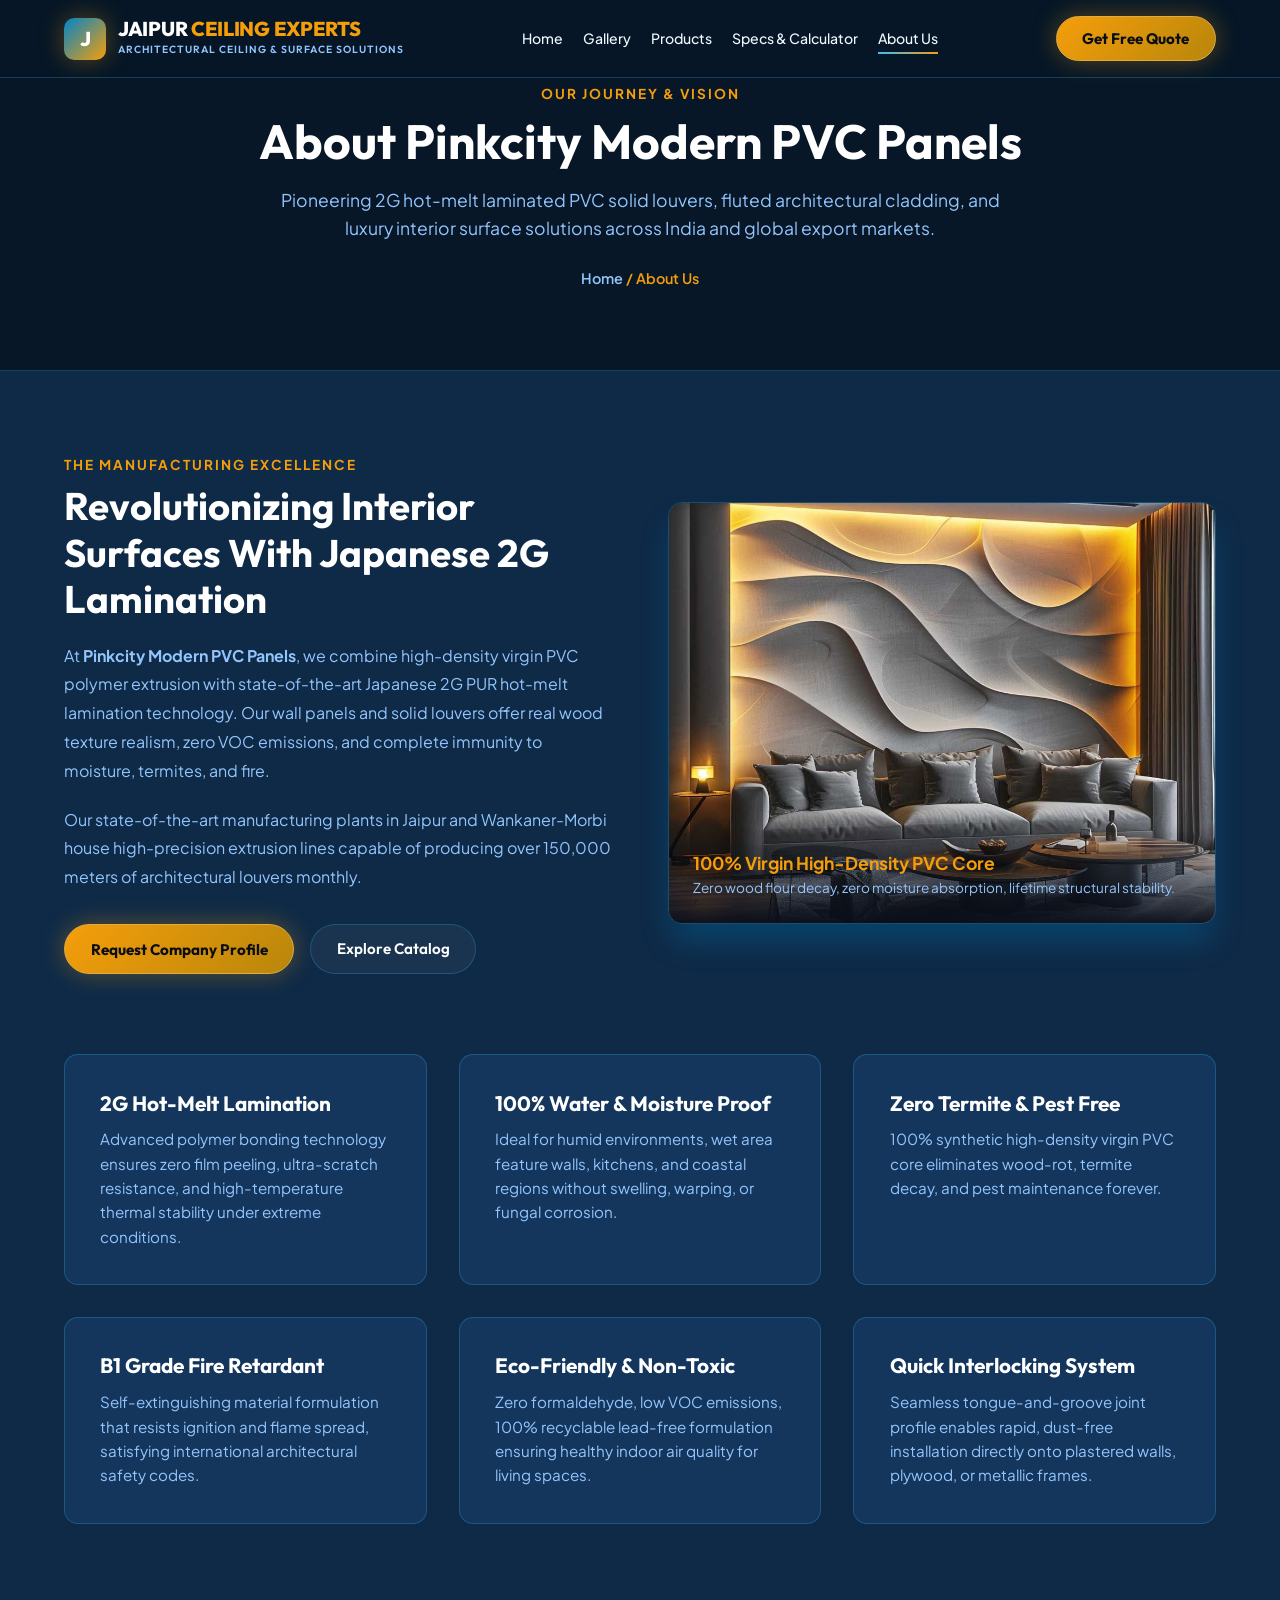
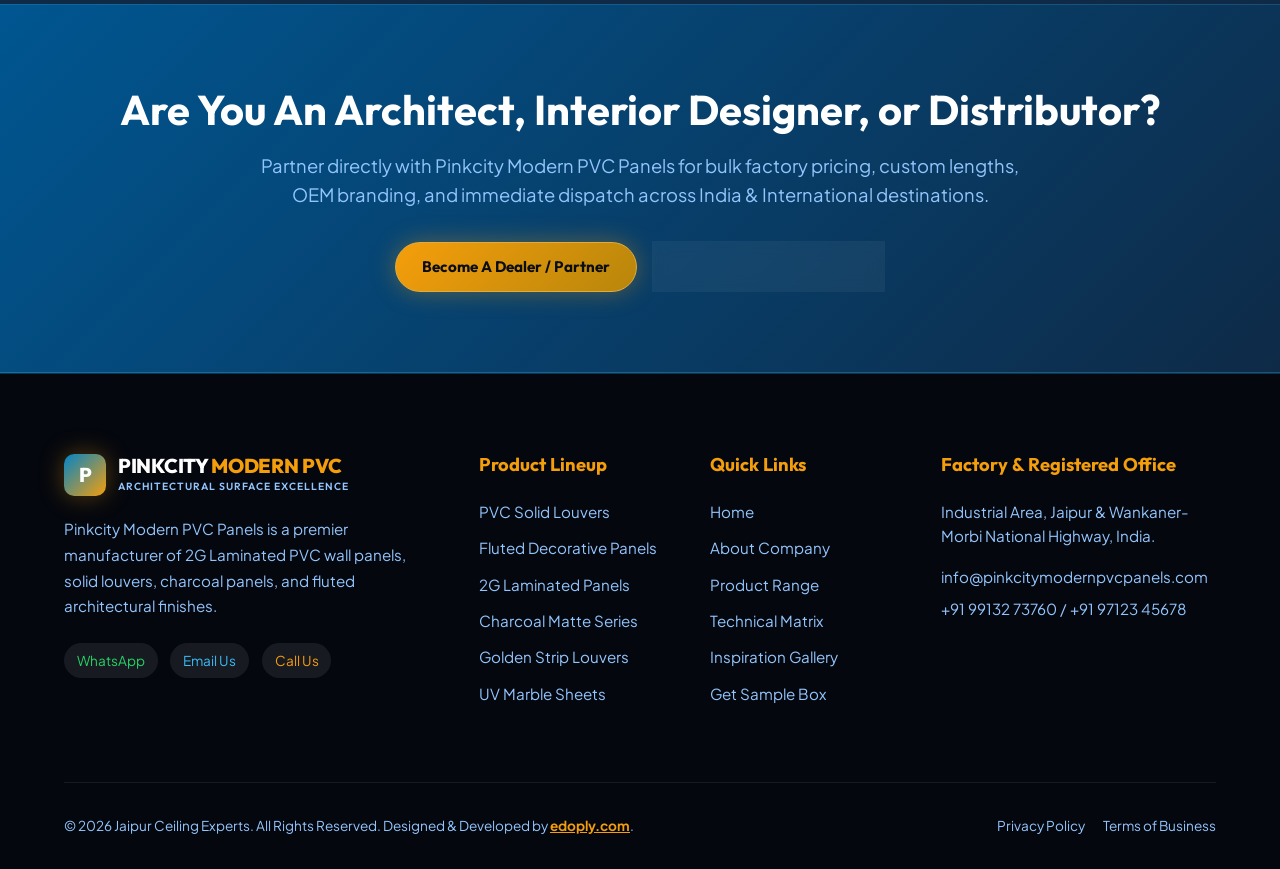
<file: about.html>
<!doctype html>
<html lang="en">
  <head>
    <meta charset="UTF-8" />
    <meta name="viewport" content="width=device-width, initial-scale=1.0" />
    <title>
      About Us | Jaipur Ceiling Experts - 2G Laminated Ceilings & Louvers
    </title>
    <meta
      name="description"
      content="Learn about Jaipur Ceiling Experts, India's leading manufacturer of 2G laminated solid louvers, fluted ceiling panels, charcoal cladding, and architectural surface solutions."
    />
    <meta
      name="keywords"
      content="About Jaipur Ceiling Experts, 2G Lamination Technology, PVC Ceiling Manufacturer, India PVC Panels Plant"
    />
    <meta name="author" content="Jaipur Ceiling Experts" />

    <!-- FontAwesome Icons -->
    <link
      rel="stylesheet"
      href="https://cdnjs.cloudflare.com/ajax/libs/font-awesome/6.4.0/css/all.min.css"
    />

    <!-- Custom Stylesheet -->
    <link rel="stylesheet" href="asset/interior.css" />
  </head>

  <body>
    <!-- ==================== MAIN HEADER / NAVIGATION ==================== -->
    <header class="main-header">
      <div class="container">
        <nav class="navbar">
          <a href="index.html" class="brand-logo">
            <div class="brand-logo-icon">J</div>
            <div class="brand-logo-text">
              <span class="brand-name"
                >JAIPUR
                <span class="brand-highlight">CEILING EXPERTS</span></span
              >
              <span class="brand-tag"
                >Architectural Ceiling & Surface Solutions</span
              >
            </div>
          </a>

          <ul class="nav-links">
            <li><a href="index.html" class="nav-link">Home</a></li>
            <li><a href="gallery.html" class="nav-link">Gallery</a></li>
            <li><a href="products.html" class="nav-link">Products</a></li>
            <li>
              <a href="tech-specs.html" class="nav-link">Specs & Calculator</a>
            </li>
            <li><a href="about.html" class="nav-link active">About Us</a></li>
          </ul>

          <div class="nav-cta">
            <button
              class="btn btn-gold open-quote-modal"
              data-product-name="General Inquiry"
            >
              <span class="cta-full">Get Free Quote</span>
              <span class="cta-short">Quote</span>
            </button>
            <button class="mobile-toggle" aria-label="Toggle Navigation">
              <i class="fa-solid fa-bars"></i>
            </button>
          </div>
        </nav>
      </div>
    </header>

    <!-- ==================== PAGE HERO BANNER ==================== -->
    <section
      class="section section-black"
      style="
        padding: 4.5rem 0 3.5rem 0;
        border-bottom: 1px solid var(--glass-border);
      "
    >
      <div class="container" style="text-align: center">
        <span class="section-subtitle">OUR JOURNEY & VISION</span>
        <h1 style="font-size: 3rem; margin-bottom: 1rem">
          About Pinkcity Modern PVC Panels
        </h1>
        <p
          style="
            color: var(--text-muted);
            max-width: 750px;
            margin: 0 auto 1.5rem auto;
            font-size: 1.1rem;
          "
        >
          Pioneering 2G hot-melt laminated PVC solid louvers, fluted
          architectural cladding, and luxury interior surface solutions across
          India and global export markets.
        </p>
        <div
          style="font-size: 0.9rem; color: var(--accent-gold); font-weight: 600"
        >
          <a href="index.html" style="color: var(--text-muted)">Home</a> /
          <span>About Us</span>
        </div>
      </div>
    </section>

    <!-- ==================== COMPANY OVERVIEW & 2G TECH ==================== -->
    <section class="section section-dark">
      <div class="container">
        <div
          style="
            display: grid;
            grid-template-columns: 1fr 1fr;
            gap: 3.5rem;
            align-items: center;
            margin-bottom: 5rem;
          "
        >
          <div>
            <span class="section-subtitle">THE MANUFACTURING EXCELLENCE</span>
            <h2 style="font-size: 2.4rem; margin-bottom: 1.25rem">
              Revolutionizing Interior Surfaces With Japanese 2G Lamination
            </h2>
            <p
              style="
                color: var(--text-muted);
                line-height: 1.8;
                margin-bottom: 1.25rem;
              "
            >
              At <strong>Pinkcity Modern PVC Panels</strong>, we combine
              high-density virgin PVC polymer extrusion with state-of-the-art
              Japanese 2G PUR hot-melt lamination technology. Our wall panels
              and solid louvers offer real wood texture realism, zero VOC
              emissions, and complete immunity to moisture, termites, and fire.
            </p>
            <p
              style="
                color: var(--text-muted);
                line-height: 1.8;
                margin-bottom: 2rem;
              "
            >
              Our state-of-the-art manufacturing plants in Jaipur and
              Wankaner-Morbi house high-precision extrusion lines capable of
              producing over 150,000 meters of architectural louvers monthly.
            </p>

            <div style="display: flex; gap: 1rem; flex-wrap: wrap">
              <button
                class="btn btn-gold open-quote-modal"
                data-product-name="Company Presentation Request"
              >
                Request Company Profile
              </button>
              <a href="products.html" class="btn btn-outline">
                Explore Catalog
              </a>
            </div>
          </div>

          <div
            style="
              position: relative;
              border-radius: var(--radius-md);
              overflow: hidden;
              border: 1px solid var(--glass-border);
              box-shadow: var(--shadow-lg);
            "
          >
            <img
              src="hero page/1.jpg"
              alt="Pinkcity Manufacturing Plant & Surface Finish"
              style="width: 100%; height: 420px; object-fit: cover"
            />
            <div
              style="
                position: absolute;
                bottom: 0;
                left: 0;
                right: 0;
                background: linear-gradient(
                  to top,
                  rgba(9, 14, 26, 0.95),
                  transparent
                );
                padding: 1.5rem;
              "
            >
              <div
                style="
                  font-weight: 700;
                  color: var(--accent-gold);
                  font-size: 1.1rem;
                "
              >
                100% Virgin High-Density PVC Core
              </div>
              <div style="font-size: 0.85rem; color: var(--text-muted)">
                Zero wood flour decay, zero moisture absorption, lifetime
                structural stability.
              </div>
            </div>
          </div>
        </div>

        <!-- Key Advantage Features -->
        <div class="features-grid">
          <div class="feature-card">
            <h3 class="feature-title">2G Hot-Melt Lamination</h3>
            <p class="feature-desc">
              Advanced polymer bonding technology ensures zero film peeling,
              ultra-scratch resistance, and high-temperature thermal stability
              under extreme conditions.
            </p>
          </div>

          <div class="feature-card">
            <h3 class="feature-title">100% Water & Moisture Proof</h3>
            <p class="feature-desc">
              Ideal for humid environments, wet area feature walls, kitchens,
              and coastal regions without swelling, warping, or fungal
              corrosion.
            </p>
          </div>

          <div class="feature-card">
            <h3 class="feature-title">Zero Termite & Pest Free</h3>
            <p class="feature-desc">
              100% synthetic high-density virgin PVC core eliminates wood-rot,
              termite decay, and pest maintenance forever.
            </p>
          </div>

          <div class="feature-card">
            <h3 class="feature-title">B1 Grade Fire Retardant</h3>
            <p class="feature-desc">
              Self-extinguishing material formulation that resists ignition and
              flame spread, satisfying international architectural safety codes.
            </p>
          </div>

          <div class="feature-card">
            <h3 class="feature-title">Eco-Friendly & Non-Toxic</h3>
            <p class="feature-desc">
              Zero formaldehyde, low VOC emissions, 100% recyclable lead-free
              formulation ensuring healthy indoor air quality for living spaces.
            </p>
          </div>

          <div class="feature-card">
            <h3 class="feature-title">Quick Interlocking System</h3>
            <p class="feature-desc">
              Seamless tongue-and-groove joint profile enables rapid, dust-free
              installation directly onto plastered walls, plywood, or metallic
              frames.
            </p>
          </div>
        </div>
      </div>
    </section>

    <!-- ==================== CALL TO ACTION BANNER ==================== -->
    <section
      class="section"
      style="
        background: linear-gradient(
          135deg,
          #005691 0%,
          var(--primary-navy) 100%
        );
        border-top: 1px solid var(--glass-border);
        border-bottom: 1px solid var(--glass-border);
      "
    >
      <div class="container" style="text-align: center">
        <h2 style="font-size: 2.6rem; margin-bottom: 1rem">
          Are You An Architect, Interior Designer, or Distributor?
        </h2>
        <p
          style="
            font-size: 1.15rem;
            color: var(--text-muted);
            max-width: 800px;
            margin: 0 auto 2rem auto;
          "
        >
          Partner directly with Pinkcity Modern PVC Panels for bulk factory
          pricing, custom lengths, OEM branding, and immediate dispatch across
          India & International destinations.
        </p>
        <div
          style="
            display: flex;
            gap: 1rem;
            justify-content: center;
            flex-wrap: wrap;
          "
        >
          <button
            class="btn btn-gold open-quote-modal"
            data-product-name="Distributor / Bulk Dealer Partnering"
          >
            Become A Dealer / Partner
          </button>
          <a
            href="https://wa.me/919913273760?text=Hi%20Pinkcity%20Modern%20PVC%20Panels,%20I%20want%20to%20request%20the%20complete%20PDF%20catalogue."
            target="_blank"
            class="btn btn-outline"
          >
            Download PDF Catalogue
          </a>
        </div>
      </div>
    </section>

    <!-- ==================== FOOTER ==================== -->
    <footer class="footer">
      <div class="container">
        <div class="footer-grid">
          <div class="footer-col">
            <a
              href="index.html"
              class="brand-logo"
              style="margin-bottom: 1.25rem; display: inline-flex"
            >
              <div class="brand-logo-icon">P</div>
              <div class="brand-logo-text">
                <span class="brand-name"
                  >PINKCITY
                  <span class="brand-highlight">MODERN PVC</span></span
                >
                <span class="brand-tag">Architectural Surface Excellence</span>
              </div>
            </a>
            <p
              style="
                color: var(--text-muted);
                line-height: 1.7;
                margin-bottom: 1.5rem;
              "
            >
              Pinkcity Modern PVC Panels is a premier manufacturer of 2G
              Laminated PVC wall panels, solid louvers, charcoal panels, and
              fluted architectural finishes.
            </p>
            <div style="display: flex; gap: 0.8rem; flex-wrap: wrap">
              <a
                href="https://wa.me/919913273760"
                target="_blank"
                style="
                  padding: 0.4rem 0.8rem;
                  border-radius: var(--radius-full);
                  background: rgba(255, 255, 255, 0.08);
                  font-size: 0.85rem;
                  color: #25d366;
                "
                >WhatsApp</a
              >
              <a
                href="mailto:info@pinkcitymodernpvcpanels.com"
                style="
                  padding: 0.4rem 0.8rem;
                  border-radius: var(--radius-full);
                  background: rgba(255, 255, 255, 0.08);
                  font-size: 0.85rem;
                  color: var(--accent-cyan);
                "
                >Email Us</a
              >
              <a
                href="tel:+919913273760"
                style="
                  padding: 0.4rem 0.8rem;
                  border-radius: var(--radius-full);
                  background: rgba(255, 255, 255, 0.08);
                  font-size: 0.85rem;
                  color: var(--accent-gold);
                "
                >Call Us</a
              >
            </div>
          </div>

          <div class="footer-col">
            <h4>Product Lineup</h4>
            <ul class="footer-links">
              <li><a href="products.html">PVC Solid Louvers</a></li>
              <li><a href="products.html">Fluted Decorative Panels</a></li>
              <li><a href="products.html">2G Laminated Panels</a></li>
              <li><a href="products.html">Charcoal Matte Series</a></li>
              <li><a href="products.html">Golden Strip Louvers</a></li>
              <li><a href="products.html">UV Marble Sheets</a></li>
            </ul>
          </div>

          <div class="footer-col">
            <h4>Quick Links</h4>
            <ul class="footer-links">
              <li><a href="index.html">Home</a></li>
              <li><a href="about.html">About Company</a></li>
              <li><a href="products.html">Product Range</a></li>
              <li><a href="tech-specs.html">Technical Matrix</a></li>
              <li><a href="gallery.html">Inspiration Gallery</a></li>
              <li>
                <a
                  class="open-quote-modal"
                  data-product-name="Request Sample Box"
                  href="#"
                  >Get Sample Box</a
                >
              </li>
            </ul>
          </div>

          <div class="footer-col">
            <h4>Factory & Registered Office</h4>
            <p style="color: var(--text-muted); margin-bottom: 1rem">
              Industrial Area, Jaipur & Wankaner-Morbi National Highway, India.
            </p>
            <p style="color: var(--text-muted); margin-bottom: 0.5rem">
              info@pinkcitymodernpvcpanels.com
            </p>
            <p style="color: var(--text-muted)">
              +91 99132 73760 / +91 97123 45678
            </p>
          </div>
        </div>

        <div class="footer-bottom">
          <div>
            &copy; 2026 Jaipur Ceiling Experts. All Rights Reserved. Designed &
            Developed by
            <a
              href="https://edoply.com"
              target="_blank"
              style="
                color: var(--accent-gold);
                font-weight: 700;
                text-decoration: underline;
              "
              >edoply.com</a
            >.
          </div>
          <div>
            <a href="#" style="color: var(--text-muted); margin-right: 1rem"
              >Privacy Policy</a
            >
            <a href="#" style="color: var(--text-muted)">Terms of Business</a>
          </div>
        </div>
      </div>
    </footer>

    <!-- ==================== MOBILE FLOATING QUICK CONTACT WIDGET ==================== -->
    <div class="mobile-float-container" id="mobileFloatContainer">
      <div class="mobile-float-menu" id="mobileFloatMenu">
        <a
          href="https://wa.me/919913273760?text=Hello%20Pinkcity%20Modern%20PVC%20Panels,%20I%20am%20interested%20in%20your%20PVC%20Louvers%20and%20Wall%20Panels."
          class="float-icon-btn whatsapp-btn"
          target="_blank"
          title="WhatsApp"
        >
          <i class="fa-brands fa-whatsapp"></i>
        </a>
        <button
          type="button"
          class="float-icon-btn chat-btn"
          id="floatChatTrigger"
          title="Chat / Inquiry"
        >
          <i class="fa-solid fa-comment-dots"></i>
        </button>
        <a
          href="tel:+919913273760"
          class="float-icon-btn call-btn"
          title="Call Us"
        >
          <i class="fa-solid fa-phone"></i>
        </a>
      </div>
      <button
        type="button"
        class="mobile-float-toggle"
        id="mobileFloatToggle"
        aria-label="Quick Contact Menu"
      >
        <i class="fa-solid fa-plus toggle-icon"></i>
      </button>
    </div>

    <!-- ==================== INQUIRY / SAMPLE REQUEST MODAL ==================== -->
    <div class="modal-backdrop" id="quoteModal">
      <div class="modal-content">
        <button class="modal-close" id="closeQuoteModal">&times;</button>
        <h3
          style="
            font-size: 1.8rem;
            margin-bottom: 0.5rem;
            color: var(--accent-gold);
          "
        >
          Request Official Quote / Sample Kit
        </h3>
        <p
          style="
            color: var(--text-muted);
            font-size: 0.9rem;
            margin-bottom: 1.5rem;
          "
        >
          Fill out your details below and our sales engineering team will
          connect with sample swatches & direct wholesale pricing.
        </p>

        <form id="quoteForm">
          <div class="form-group">
            <label class="form-label" for="quoteName"
              >Full Name / Business Name *</label
            >
            <input
              type="text"
              id="quoteName"
              class="form-control"
              placeholder="e.g. Rahul Sharma / Studio Design"
              required
            />
          </div>

          <div style="display: grid; grid-template-columns: 1fr 1fr; gap: 1rem">
            <div class="form-group">
              <label class="form-label" for="quotePhone"
                >Mobile / WhatsApp Number *</label
              >
              <input
                type="tel"
                id="quotePhone"
                class="form-control"
                placeholder="+91 98765 43210"
                required
              />
            </div>
            <div class="form-group">
              <label class="form-label" for="quoteCity"
                >City / Location *</label
              >
              <input
                type="text"
                id="quoteCity"
                class="form-control"
                placeholder="e.g. Jaipur, Delhi, Mumbai"
                required
              />
            </div>
          </div>

          <div class="form-group">
            <label class="form-label" for="quoteProduct"
              >Select Product Category *</label
            >
            <select id="quoteProduct" class="form-control" required>
              <option value="PVC Solid Louver">PVC Solid Louver</option>
              <option value="Fluted Decorative Panel with Gold Strip">
                Fluted Decorative Panel with Gold Strip
              </option>
              <option value="2G Laminated Wall Panel">
                2G Laminated Wall Panel
              </option>
              <option value="Charcoal Matte Series">
                Charcoal Matte Series
              </option>
              <option value="Sample Box Kit">Complete Sample Swatch Box</option>
              <option value="Distributor Inquiry">
                Distributor / Dealer Bulk Partnership
              </option>
            </select>
          </div>

          <div class="form-group">
            <label class="form-label" for="quoteQuantity"
              >Approximate Quantity Needed (sq. ft. / boxes)</label
            >
            <input
              type="text"
              id="quoteQuantity"
              class="form-control"
              placeholder="e.g. 500 sq.ft or 10 Boxes"
            />
          </div>

          <button
            type="submit"
            class="btn btn-gold"
            style="width: 100%; margin-top: 1rem; padding: 0.9rem"
          >
            Submit & Connect via WhatsApp
          </button>
        </form>
      </div>
    </div>

    <!-- Scripts -->
    <script src="asset/interior.js"></script>
  </body>
</html>
</file>
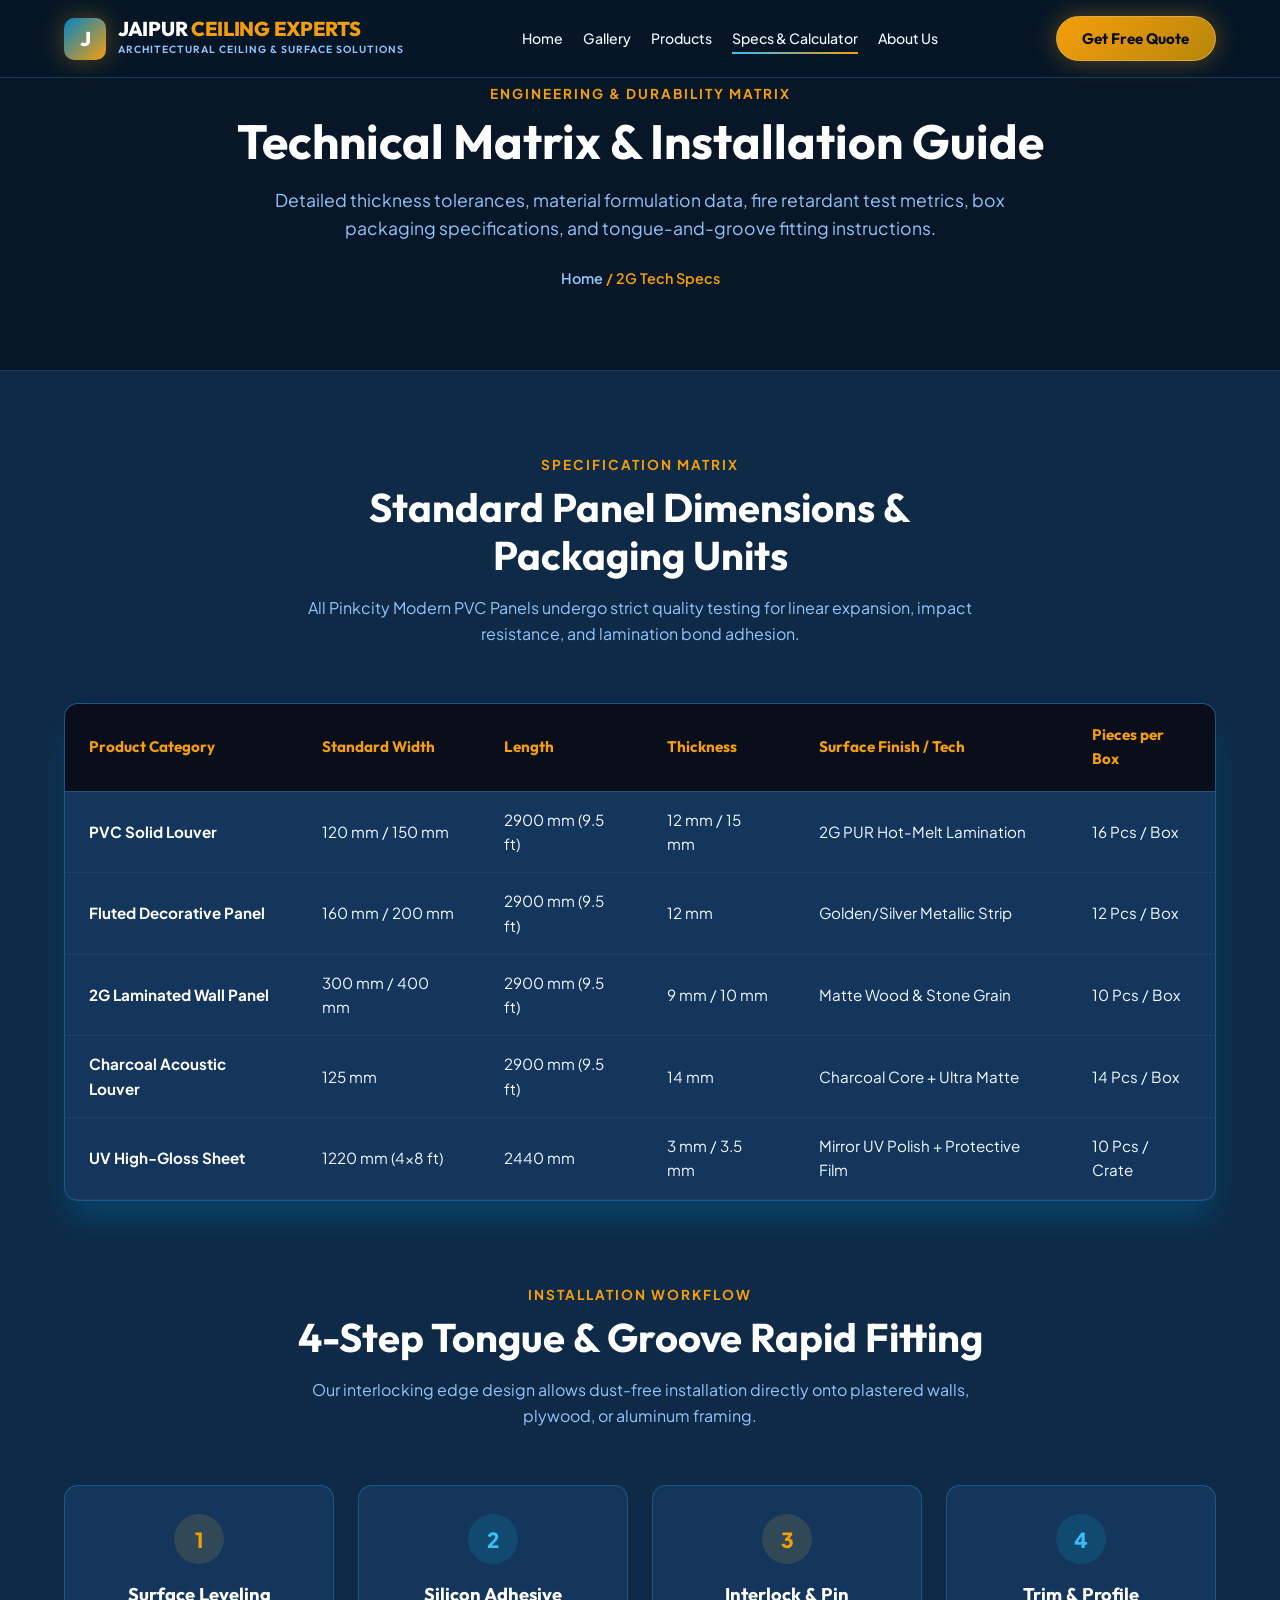
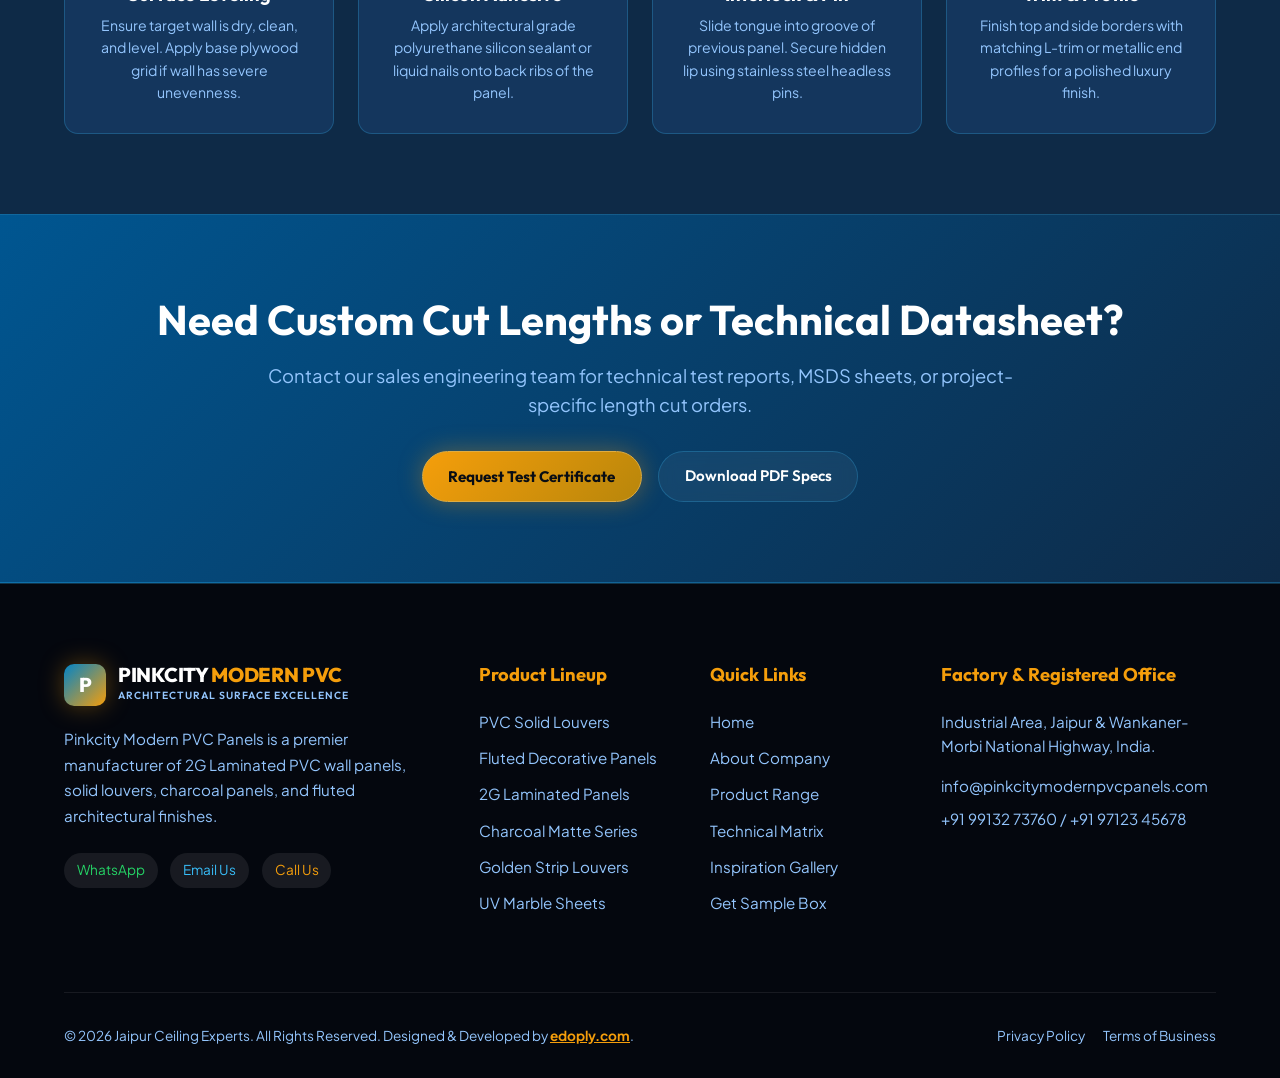
<file: tech-specs.html>
<!DOCTYPE html>
<html lang="en">
<head>
  <meta charset="UTF-8">
  <meta name="viewport" content="width=device-width, initial-scale=1.0">
  <title>2G Technical Specifications & Installation | Jaipur Ceiling Experts</title>
  <meta name="description" content="Technical matrix, panel dimensions, density, packaging specs, B1 fire retardant test certificates, and step-by-step ceiling & louver installation guide for Jaipur Ceiling Experts.">
  <meta name="keywords" content="PVC Louver Technical Specs, 2G Lamination Matrix, Ceiling Panel Dimensions, Installation Guide, Fire Rating Certificates">
  <meta name="author" content="Jaipur Ceiling Experts">

  <!-- FontAwesome Icons -->
  <link rel="stylesheet" href="https://cdnjs.cloudflare.com/ajax/libs/font-awesome/6.4.0/css/all.min.css">
  
  <!-- Custom Stylesheet -->
  <link rel="stylesheet" href="asset/interior.css">
</head>
<body>

  <!-- ==================== MAIN HEADER / NAVIGATION ==================== -->
  <header class="main-header">
    <div class="container">
      <nav class="navbar">
        <a href="index.html" class="brand-logo">
          <div class="brand-logo-icon">J</div>
          <div class="brand-logo-text">
            <span class="brand-name">JAIPUR <span class="brand-highlight">CEILING EXPERTS</span></span>
            <span class="brand-tag">Architectural Ceiling & Surface Solutions</span>
          </div>
        </a>



        <ul class="nav-links">
          <li><a href="index.html" class="nav-link">Home</a></li>
          <li><a href="gallery.html" class="nav-link">Gallery</a></li>
          <li><a href="products.html" class="nav-link">Products</a></li>
          <li><a href="tech-specs.html" class="nav-link active">Specs & Calculator</a></li>
          <li><a href="about.html" class="nav-link">About Us</a></li>
        </ul>


        <div class="nav-cta">
          <button class="btn btn-gold open-quote-modal" data-product-name="Technical Specs Inquiry">
            <span class="cta-full">Get Free Quote</span>
            <span class="cta-short">Quote</span>
          </button>
          <button class="mobile-toggle" aria-label="Toggle Navigation">
            <i class="fa-solid fa-bars"></i>
          </button>
        </div>
      </nav>
    </div>
  </header>

  <!-- ==================== PAGE HERO BANNER ==================== -->
  <section class="section section-black" style="padding: 4.5rem 0 3.5rem 0; border-bottom: 1px solid var(--glass-border);">
    <div class="container" style="text-align: center;">
      <span class="section-subtitle">ENGINEERING & DURABILITY MATRIX</span>
      <h1 style="font-size: 3rem; margin-bottom: 1rem;">Technical Matrix & Installation Guide</h1>
      <p style="color: var(--text-muted); max-width: 750px; margin: 0 auto 1.5rem auto; font-size: 1.1rem;">
        Detailed thickness tolerances, material formulation data, fire retardant test metrics, box packaging specifications, and tongue-and-groove fitting instructions.
      </p>
      <div style="font-size: 0.9rem; color: var(--accent-gold); font-weight: 600;">
        <a href="index.html" style="color: var(--text-muted);">Home</a> / <span>2G Tech Specs</span>
      </div>
    </div>
  </section>

  <!-- ==================== TECHNICAL SPECIFICATIONS TABLE ==================== -->
  <section class="section section-dark" id="tech">
    <div class="container">
      <div class="section-header">
        <span class="section-subtitle">SPECIFICATION MATRIX</span>
        <h2 class="section-title">Standard Panel Dimensions & Packaging Units</h2>
        <p style="color: var(--text-muted);">
          All Pinkcity Modern PVC Panels undergo strict quality testing for linear expansion, impact resistance, and lamination bond adhesion.
        </p>
      </div>

      <div class="specs-table-container" style="margin-bottom: 5rem;">
        <table class="specs-table">
          <thead>
            <tr>
              <th>Product Category</th>
              <th>Standard Width</th>
              <th>Length</th>
              <th>Thickness</th>
              <th>Surface Finish / Tech</th>
              <th>Pieces per Box</th>
            </tr>
          </thead>
          <tbody>
            <tr>
              <td><strong style="color: #fff;">PVC Solid Louver</strong></td>
              <td>120 mm / 150 mm</td>
              <td>2900 mm (9.5 ft)</td>
              <td>12 mm / 15 mm</td>
              <td>2G PUR Hot-Melt Lamination</td>
              <td>16 Pcs / Box</td>
            </tr>
            <tr>
              <td><strong style="color: #fff;">Fluted Decorative Panel</strong></td>
              <td>160 mm / 200 mm</td>
              <td>2900 mm (9.5 ft)</td>
              <td>12 mm</td>
              <td>Golden/Silver Metallic Strip</td>
              <td>12 Pcs / Box</td>
            </tr>
            <tr>
              <td><strong style="color: #fff;">2G Laminated Wall Panel</strong></td>
              <td>300 mm / 400 mm</td>
              <td>2900 mm (9.5 ft)</td>
              <td>9 mm / 10 mm</td>
              <td>Matte Wood & Stone Grain</td>
              <td>10 Pcs / Box</td>
            </tr>
            <tr>
              <td><strong style="color: #fff;">Charcoal Acoustic Louver</strong></td>
              <td>125 mm</td>
              <td>2900 mm (9.5 ft)</td>
              <td>14 mm</td>
              <td>Charcoal Core + Ultra Matte</td>
              <td>14 Pcs / Box</td>
            </tr>
            <tr>
              <td><strong style="color: #fff;">UV High-Gloss Sheet</strong></td>
              <td>1220 mm (4x8 ft)</td>
              <td>2440 mm</td>
              <td>3 mm / 3.5 mm</td>
              <td>Mirror UV Polish + Protective Film</td>
              <td>10 Pcs / Crate</td>
            </tr>
          </tbody>
        </table>
      </div>

      <!-- Installation Guide Steps -->
      <div class="section-header">
        <span class="section-subtitle">INSTALLATION WORKFLOW</span>
        <h2 class="section-title">4-Step Tongue & Groove Rapid Fitting</h2>
        <p style="color: var(--text-muted);">
          Our interlocking edge design allows dust-free installation directly onto plastered walls, plywood, or aluminum framing.
        </p>
      </div>

      <div style="display: grid; grid-template-columns: repeat(4, 1fr); gap: 1.5rem;">
        <div style="background: var(--surface-card); border: 1px solid var(--glass-border); border-radius: var(--radius-md); padding: 1.8rem; text-align: center;">
          <div style="width: 50px; height: 50px; border-radius: 50%; background: rgba(212,175,55,0.15); color: var(--accent-gold); font-weight: 800; font-size: 1.3rem; display: flex; align-items: center; justify-content: center; margin: 0 auto 1.2rem auto;">1</div>
          <h3 style="font-size: 1.15rem; margin-bottom: 0.5rem;">Surface Leveling</h3>
          <p style="font-size: 0.88rem; color: var(--text-muted);">Ensure target wall is dry, clean, and level. Apply base plywood grid if wall has severe unevenness.</p>
        </div>

        <div style="background: var(--surface-card); border: 1px solid var(--glass-border); border-radius: var(--radius-md); padding: 1.8rem; text-align: center;">
          <div style="width: 50px; height: 50px; border-radius: 50%; background: rgba(0,180,216,0.15); color: var(--accent-cyan); font-weight: 800; font-size: 1.3rem; display: flex; align-items: center; justify-content: center; margin: 0 auto 1.2rem auto;">2</div>
          <h3 style="font-size: 1.15rem; margin-bottom: 0.5rem;">Silicon Adhesive</h3>
          <p style="font-size: 0.88rem; color: var(--text-muted);">Apply architectural grade polyurethane silicon sealant or liquid nails onto back ribs of the panel.</p>
        </div>

        <div style="background: var(--surface-card); border: 1px solid var(--glass-border); border-radius: var(--radius-md); padding: 1.8rem; text-align: center;">
          <div style="width: 50px; height: 50px; border-radius: 50%; background: rgba(212,175,55,0.15); color: var(--accent-gold); font-weight: 800; font-size: 1.3rem; display: flex; align-items: center; justify-content: center; margin: 0 auto 1.2rem auto;">3</div>
          <h3 style="font-size: 1.15rem; margin-bottom: 0.5rem;">Interlock & Pin</h3>
          <p style="font-size: 0.88rem; color: var(--text-muted);">Slide tongue into groove of previous panel. Secure hidden lip using stainless steel headless pins.</p>
        </div>

        <div style="background: var(--surface-card); border: 1px solid var(--glass-border); border-radius: var(--radius-md); padding: 1.8rem; text-align: center;">
          <div style="width: 50px; height: 50px; border-radius: 50%; background: rgba(0,180,216,0.15); color: var(--accent-cyan); font-weight: 800; font-size: 1.3rem; display: flex; align-items: center; justify-content: center; margin: 0 auto 1.2rem auto;">4</div>
          <h3 style="font-size: 1.15rem; margin-bottom: 0.5rem;">Trim & Profile</h3>
          <p style="font-size: 0.88rem; color: var(--text-muted);">Finish top and side borders with matching L-trim or metallic end profiles for a polished luxury finish.</p>
        </div>
      </div>
    </div>
  </section>

  <!-- ==================== CALL TO ACTION BANNER ==================== -->
  <section class="section" style="background: linear-gradient(135deg, #005691 0%, var(--primary-navy) 100%); border-top: 1px solid var(--glass-border); border-bottom: 1px solid var(--glass-border);">
    <div class="container" style="text-align: center;">
      <h2 style="font-size: 2.6rem; margin-bottom: 1rem;">Need Custom Cut Lengths or Technical Datasheet?</h2>
      <p style="font-size: 1.15rem; color: var(--text-muted); max-width: 800px; margin: 0 auto 2rem auto;">
        Contact our sales engineering team for technical test reports, MSDS sheets, or project-specific length cut orders.
      </p>
      <div style="display: flex; gap: 1rem; justify-content: center; flex-wrap: wrap;">
        <button class="btn btn-gold open-quote-modal" data-product-name="Technical Test Report Request">
          Request Test Certificate
        </button>
        <a href="https://wa.me/919913273760?text=Hi%20Pinkcity%20Modern%20PVC%20Panels,%20I%20want%20to%20request%20the%20technical%20data%20sheet." target="_blank" class="btn btn-outline">
          Download PDF Specs
        </a>
      </div>
    </div>
  </section>

  <!-- ==================== FOOTER ==================== -->
  <footer class="footer">
    <div class="container">
      <div class="footer-grid">
        <div class="footer-col">
          <a href="index.html" class="brand-logo" style="margin-bottom: 1.25rem; display: inline-flex;">
            <div class="brand-logo-icon">P</div>
            <div class="brand-logo-text">
              <span class="brand-name">PINKCITY <span class="brand-highlight">MODERN PVC</span></span>
              <span class="brand-tag">Architectural Surface Excellence</span>
            </div>
          </a>
          <p style="color: var(--text-muted); line-height: 1.7; margin-bottom: 1.5rem;">
            Pinkcity Modern PVC Panels is a premier manufacturer of 2G Laminated PVC wall panels, solid louvers, charcoal panels, and fluted architectural finishes.
          </p>
          <div style="display: flex; gap: 0.8rem; flex-wrap: wrap;">
            <a href="https://wa.me/919913273760" target="_blank" style="padding: 0.4rem 0.8rem; border-radius: var(--radius-full); background: rgba(255,255,255,0.08); font-size: 0.85rem; color: #25d366;">WhatsApp</a>
            <a href="mailto:info@pinkcitymodernpvcpanels.com" style="padding: 0.4rem 0.8rem; border-radius: var(--radius-full); background: rgba(255,255,255,0.08); font-size: 0.85rem; color: var(--accent-cyan);">Email Us</a>
            <a href="tel:+919913273760" style="padding: 0.4rem 0.8rem; border-radius: var(--radius-full); background: rgba(255,255,255,0.08); font-size: 0.85rem; color: var(--accent-gold);">Call Us</a>
          </div>
        </div>

        <div class="footer-col">
          <h4>Product Lineup</h4>
          <ul class="footer-links">
            <li><a href="products.html">PVC Solid Louvers</a></li>
            <li><a href="products.html">Fluted Decorative Panels</a></li>
            <li><a href="products.html">2G Laminated Panels</a></li>
            <li><a href="products.html">Charcoal Matte Series</a></li>
            <li><a href="products.html">Golden Strip Louvers</a></li>
            <li><a href="products.html">UV Marble Sheets</a></li>
          </ul>
        </div>

        <div class="footer-col">
          <h4>Quick Links</h4>
          <ul class="footer-links">
            <li><a href="index.html">Home</a></li>
            <li><a href="about.html">About Company</a></li>
            <li><a href="products.html">Product Range</a></li>
            <li><a href="tech-specs.html">Technical Matrix</a></li>
            <li><a href="gallery.html">Inspiration Gallery</a></li>
            <li><a class="open-quote-modal" data-product-name="Request Sample Box" href="#">Get Sample Box</a></li>
          </ul>
        </div>

        <div class="footer-col">
          <h4>Factory & Registered Office</h4>
          <p style="color: var(--text-muted); margin-bottom: 1rem;">
            Industrial Area, Jaipur & Wankaner-Morbi National Highway, India.
          </p>
          <p style="color: var(--text-muted); margin-bottom: 0.5rem;">
            info@pinkcitymodernpvcpanels.com
          </p>
          <p style="color: var(--text-muted);">
            +91 99132 73760 / +91 97123 45678
          </p>
        </div>
      </div>

      <div class="footer-bottom">
        <div>&copy; 2026 Jaipur Ceiling Experts. All Rights Reserved. Designed & Developed by <a href="https://edoply.com" target="_blank" style="color: var(--accent-gold); font-weight: 700; text-decoration: underline;">edoply.com</a>.</div>
        <div>
          <a href="#" style="color: var(--text-muted); margin-right: 1rem;">Privacy Policy</a>
          <a href="#" style="color: var(--text-muted);">Terms of Business</a>
        </div>
      </div>



    </div>
  </footer>

  <!-- ==================== MOBILE FLOATING QUICK CONTACT WIDGET ==================== -->
  <div class="mobile-float-container" id="mobileFloatContainer">
    <div class="mobile-float-menu" id="mobileFloatMenu">
      <a href="https://wa.me/919913273760?text=Hello%20Pinkcity%20Modern%20PVC%20Panels,%20I%20am%20interested%20in%20your%20PVC%20Louvers%20and%20Wall%20Panels." class="float-icon-btn whatsapp-btn" target="_blank" title="WhatsApp">
        <i class="fa-brands fa-whatsapp"></i>
      </a>
      <button type="button" class="float-icon-btn chat-btn" id="floatChatTrigger" title="Chat / Inquiry">
        <i class="fa-solid fa-comment-dots"></i>
      </button>
      <a href="tel:+919913273760" class="float-icon-btn call-btn" title="Call Us">
        <i class="fa-solid fa-phone"></i>
      </a>
    </div>
    <button type="button" class="mobile-float-toggle" id="mobileFloatToggle" aria-label="Quick Contact Menu">
      <i class="fa-solid fa-plus toggle-icon"></i>
    </button>
  </div>


  <!-- ==================== INQUIRY / SAMPLE REQUEST MODAL ==================== -->
  <div class="modal-backdrop" id="quoteModal">
    <div class="modal-content">
      <button class="modal-close" id="closeQuoteModal">&times;</button>
      <h3 style="font-size: 1.8rem; margin-bottom: 0.5rem; color: var(--accent-gold);">Request Official Quote / Sample Kit</h3>
      <p style="color: var(--text-muted); font-size: 0.9rem; margin-bottom: 1.5rem;">
        Fill out your details below and our sales engineering team will connect with sample swatches & direct wholesale pricing.
      </p>

      <form id="quoteForm">
        <div class="form-group">
          <label class="form-label" for="quoteName">Full Name / Business Name *</label>
          <input type="text" id="quoteName" class="form-control" placeholder="e.g. Rahul Sharma / Studio Design" required>
        </div>

        <div style="display: grid; grid-template-columns: 1fr 1fr; gap: 1rem;">
          <div class="form-group">
            <label class="form-label" for="quotePhone">Mobile / WhatsApp Number *</label>
            <input type="tel" id="quotePhone" class="form-control" placeholder="+91 98765 43210" required>
          </div>
          <div class="form-group">
            <label class="form-label" for="quoteCity">City / Location *</label>
            <input type="text" id="quoteCity" class="form-control" placeholder="e.g. Jaipur, Delhi, Mumbai" required>
          </div>
        </div>

        <div class="form-group">
          <label class="form-label" for="quoteProduct">Select Product Category *</label>
          <select id="quoteProduct" class="form-control" required>
            <option value="PVC Solid Louver">PVC Solid Louver</option>
            <option value="Fluted Decorative Panel with Gold Strip">Fluted Decorative Panel with Gold Strip</option>
            <option value="2G Laminated Wall Panel">2G Laminated Wall Panel</option>
            <option value="Charcoal Matte Series">Charcoal Matte Series</option>
            <option value="Sample Box Kit">Complete Sample Swatch Box</option>
            <option value="Distributor Inquiry">Distributor / Dealer Bulk Partnership</option>
          </select>
        </div>

        <div class="form-group">
          <label class="form-label" for="quoteQuantity">Approximate Quantity Needed (sq. ft. / boxes)</label>
          <input type="text" id="quoteQuantity" class="form-control" placeholder="e.g. 500 sq.ft or 10 Boxes">
        </div>

        <button type="submit" class="btn btn-gold" style="width: 100%; margin-top: 1rem; padding: 0.9rem;">
          Submit & Connect via WhatsApp
        </button>
      </form>
    </div>
  </div>

  <!-- Scripts -->
  <script src="asset/interior.js"></script>
</body>
</html>
</file>
<file: asset/interior.css>
/* ==========================================================================
   BLUETEC PLAST - PREMIUM INTERIOR PANELS & LOUVERS CSS STYLESHEET
   Modern, Ultra-Responsive, High-Performance Design System
   ========================================================================== */

@import url('https://fonts.googleapis.com/css2?family=Outfit:wght@300;400;500;600;700;800;900&family=Plus+Jakarta+Sans:ital,wght@0,300;0,400;0,500;0,600;0,700;1,400&display=swap');

/* --- Root Color Variables & Design Tokens (Sky Blue Theme) --- */
:root {
  --primary-dark: #071727;
  --primary-navy: #0e2a47;
  --surface-card: #14365d;
  --surface-hover: #1c4779;
  --accent-blue: #0284c7;
  --accent-cyan: #38bdf8;
  --accent-gold: #f59e0b;
  --accent-gold-light: #fef08a;
  --text-main: #f0f9ff;
  --text-muted: #93c5fd;
  --text-dark: #071727;
  --bg-light: #e0f2fe;
  --bg-card-light: #ffffff;

  --font-heading: 'Outfit', sans-serif;
  --font-body: 'Plus Jakarta Sans', sans-serif;

  --shadow-sm: 0 4px 6px -1px rgba(0, 0, 0, 0.15), 0 2px 4px -1px rgba(0, 0, 0, 0.1);
  --shadow-lg: 0 20px 30px -5px rgba(2, 132, 199, 0.35), 0 10px 15px -5px rgba(0, 0, 0, 0.2);
  --shadow-glow: 0 0 30px rgba(56, 189, 248, 0.45);
  --shadow-gold-glow: 0 0 25px rgba(245, 158, 11, 0.35);

  --glass-bg: rgba(7, 23, 39, 0.85);
  --glass-border: rgba(56, 189, 248, 0.25);
  --radius-sm: 8px;
  --radius-md: 14px;
  --radius-lg: 24px;
  --radius-full: 9999px;

  --transition-fast: all 0.25s cubic-bezier(0.4, 0, 0.2, 1);
  --transition-smooth: all 0.4s cubic-bezier(0.16, 1, 0.3, 1);
}


/* --- Base Resets & Global Box Sizing --- */
*, *::before, *::after {
  box-sizing: border-box !important;
  margin: 0;
  padding: 0;
}

html {
  scroll-behavior: smooth;
  font-size: 16px;
  width: 100%;
  max-width: 100%;
  overflow-x: hidden !important;
  scroll-padding-top: 70px;
}

body {
  font-family: var(--font-body);
  background-color: var(--primary-dark);
  color: var(--text-main);
  line-height: 1.6;
  width: 100%;
  max-width: 100%;
  overflow-x: hidden !important;
  position: relative;
  -webkit-font-smoothing: antialiased;
}

img, video {
  max-width: 100%;
  height: auto;
  display: block;
}

a {
  color: inherit;
  text-decoration: none;
  transition: var(--transition-fast);
}

button {
  cursor: pointer;
  border: none;
  outline: none;
  font-family: inherit;
}

/* --- Standardized Container & Section Spacing --- */
.container {
  width: 100% !important;
  max-width: 1200px !important;
  margin: 0 auto !important;
  padding: 0 1.5rem !important;
  box-sizing: border-box !important;
}

.section {
  padding: 5rem 0 !important;
  position: relative;
  width: 100%;
  max-width: 100%;
  box-sizing: border-box !important;
  overflow: hidden;
}

@media (max-width: 768px) {
  .section {
    padding: 3.5rem 0 !important;
  }
  .container {
    padding: 0 1rem !important;
  }
}

/* --- Unified Button Design System --- */
.btn {
  display: inline-flex;
  align-items: center;
  justify-content: center;
  gap: 0.5rem;
  font-family: var(--font-heading);
  font-weight: 700;
  font-size: 0.95rem;
  padding: 0.8rem 1.75rem;
  border-radius: 12px;
  transition: all 0.3s cubic-bezier(0.16, 1, 0.3, 1);
  cursor: pointer;
  text-decoration: none;
  border: 1px solid transparent;
  outline: none;
}

.btn-gold {
  background: linear-gradient(135deg, #dfac42 0%, #c48b28 100%);
  color: #090d14 !important;
  border: 1px solid #dfac42;
  box-shadow: 0 4px 15px rgba(223, 172, 66, 0.3);
  transition: all 0.25s cubic-bezier(0.4, 0, 0.2, 1);
}

.btn-gold:hover {
  transform: translateY(-2px);
  box-shadow: 0 8px 25px rgba(223, 172, 66, 0.5);
  background: linear-gradient(135deg, #e5b450 0%, #d4952c 100%);
}

.btn-outline {
  background: transparent;
  color: #ffffff !important;
  border: 1px solid rgba(223, 172, 66, 0.4);
}

.btn-outline:hover {
  background: rgba(223, 172, 66, 0.15);
  border-color: var(--accent-gold);
  color: #ffffff !important;
  transform: translateY(-2px);
}

.btn-glass {
  background: rgba(255, 255, 255, 0.08);
  backdrop-filter: blur(10px);
  color: #ffffff !important;
  border: 1px solid rgba(255, 255, 255, 0.18);
}

.btn-glass:hover {
  background: rgba(255, 255, 255, 0.18);
  border-color: var(--accent-gold);
  transform: translateY(-2px);
}

/* --- Typography Helpers --- */
h1, h2, h3, h4, h5, h6 {
  font-family: var(--font-heading);
  font-weight: 700;
  line-height: 1.2;
  color: #ffffff;
}

.gradient-text {
  background: linear-gradient(135deg, #ffffff 0%, var(--accent-cyan) 50%, var(--accent-gold) 100%);
  -webkit-background-clip: text;
  -webkit-text-fill-color: transparent;
}

.gold-gradient-text {
  background: linear-gradient(135deg, #ffe58f 0%, var(--accent-gold) 60%, #b8860b 100%);
  -webkit-background-clip: text;
  -webkit-text-fill-color: transparent;
}

.section-subtitle {
  text-transform: uppercase;
  letter-spacing: 2px;
  font-size: 0.85rem;
  font-weight: 700;
  color: var(--accent-gold);
  margin-bottom: 0.5rem;
  display: inline-block;
}

.section-title {
  font-size: 2.5rem;
  margin-bottom: 1rem;
}

@media (max-width: 768px) {
  .section-title {
    font-size: 1.9rem;
  }
}

.text-center {
  text-align: center !important;
}


/* --- Top Notice & Info Bar --- */
.topbar {
  background-color: #060911;
  border-bottom: 1px solid var(--glass-border);
  font-size: 0.85rem;
  padding: 0.5rem 0;
  color: var(--text-muted);
}

.topbar .container {
  display: flex;
  justify-content: space-between;
  align-items: center;
  flex-wrap: wrap;
  gap: 0.75rem;
}

.topbar-info, .topbar-social {
  display: flex;
  align-items: center;
  gap: 1.5rem;
}

.topbar-info-item {
  display: flex;
  align-items: center;
  gap: 0.4rem;
}

.topbar-info-item i {
  color: var(--accent-cyan);
}

.topbar-info-item a:hover {
  color: var(--accent-gold);
}

.topbar-social a {
  width: 28px;
  height: 28px;
  border-radius: 50%;
  background: rgba(255, 255, 255, 0.05);
  display: flex;
  align-items: center;
  justify-content: center;
  color: var(--text-muted);
  font-size: 0.8rem;
  transition: var(--transition-fast);
}

.topbar-social a:hover {
  background: var(--accent-blue);
  color: #fff;
  transform: translateY(-2px);
}

/* --- Header Navigation --- */
.main-header {
  position: fixed;
  top: 0;
  left: 0;
  right: 0;
  z-index: 1000;
  background: var(--glass-bg);
  backdrop-filter: blur(16px);
  -webkit-backdrop-filter: blur(16px);
  border-bottom: 1px solid var(--glass-border);
  transition: all 0.3s cubic-bezier(0.4, 0, 0.2, 1);
  width: 100%;
  box-sizing: border-box;
  transform: translateY(0);
}

.main-header.scrolled {
  background: rgba(9, 14, 26, 0.98);
  box-shadow: 0 10px 30px rgba(0, 0, 0, 0.5);
}

.main-header.hidden {
  transform: translateY(-100%);
}

.navbar {
  display: flex;
  align-items: center;
  justify-content: space-between;
  padding: 1rem 0;
}

.brand-logo {
  display: flex;
  align-items: center;
  gap: 0.75rem;
  font-family: var(--font-heading);
  text-decoration: none;
}

.brand-logo-icon {
  width: 42px;
  height: 42px;
  background: linear-gradient(135deg, var(--accent-blue), var(--accent-gold));
  border-radius: 10px;
  display: flex;
  align-items: center;
  justify-content: center;
  color: #ffffff;
  font-size: 1.25rem;
  font-weight: 800;
  box-shadow: var(--shadow-gold-glow);
  flex-shrink: 0;
}

.brand-logo-text {
  display: flex;
  flex-direction: column;
  justify-content: center;
}

.brand-name {
  font-size: 1.25rem;
  font-weight: 800;
  color: #ffffff;
  white-space: nowrap;
  letter-spacing: -0.3px;
  line-height: 1.1;
}

.brand-highlight {
  color: var(--accent-gold);
}

.brand-tag {
  font-size: 0.65rem;
  font-weight: 600;
  text-transform: uppercase;
  letter-spacing: 1px;
  color: var(--text-muted);
  margin-top: 2px;
  white-space: nowrap;
}

.nav-links {
  display: flex;
  align-items: center;
  gap: 1.25rem;
  list-style: none;
}

.nav-link {
  font-weight: 500;
  font-size: 0.88rem;
  color: var(--text-main);
  position: relative;
  padding: 0.4rem 0;
  white-space: nowrap;
}


.nav-link::after {
  content: '';
  position: absolute;
  bottom: 0;
  left: 0;
  width: 0;
  height: 2px;
  background: linear-gradient(90deg, var(--accent-cyan), var(--accent-gold));
  transition: var(--transition-fast);
}

.nav-link:hover::after, .nav-link.active::after {
  width: 100%;
}

.nav-cta {
  display: flex;
  align-items: center;
  gap: 1rem;
}

.cta-short {
  display: none;
}

.cta-full {
  display: inline;
}

.btn {
  display: inline-flex;
  align-items: center;
  justify-content: center;
  gap: 0.6rem;
  padding: 0.75rem 1.6rem;
  font-size: 0.95rem;
  font-weight: 600;
  border-radius: var(--radius-full);
  transition: var(--transition-smooth);
  white-space: nowrap;
}

.btn-primary {
  background: linear-gradient(135deg, var(--accent-blue) 0%, #005691 100%);
  color: #ffffff;
  box-shadow: var(--shadow-glow);
}

.btn-primary:hover {
  transform: translateY(-2px);
  box-shadow: 0 10px 25px rgba(0, 180, 216, 0.4);
}

.btn-gold {
  background: linear-gradient(135deg, var(--accent-gold) 0%, #b8860b 100%);
  color: var(--primary-dark);
  font-weight: 700;
  box-shadow: var(--shadow-gold-glow);
}

.btn-gold:hover {
  transform: translateY(-2px);
  box-shadow: 0 10px 25px rgba(212, 175, 55, 0.5);
  color: #000;
}

.btn-outline {
  background: rgba(255, 255, 255, 0.05);
  border: 1px solid var(--glass-border);
  color: var(--text-main);
  backdrop-filter: blur(8px);
}

.btn-outline:hover {
  background: rgba(255, 255, 255, 0.15);
  border-color: var(--accent-cyan);
  color: #fff;
  transform: translateY(-2px);
}

.mobile-toggle {
  display: none;
  background: none;
  color: #fff;
  font-size: 1.5rem;
}

/* --- Hero Section with Background Video --- */
.hero {
  position: relative;
  height: 75vh;
  min-height: 480px;
  display: flex;
  align-items: center;
  justify-content: center;
  overflow: hidden;
  padding: 0;
}

.hero-video-wrapper {
  position: absolute;
  top: 0;
  left: 0;
  width: 100%;
  height: 100%;
  z-index: 1;
  overflow: hidden;
  will-change: transform;
}

.hero-video-wrapper video {
  width: 100%;
  height: 100%;
  object-fit: cover;
  transform: scale(1);
  filter: brightness(1) contrast(1.05);
  position: absolute;
  top: 0;
  left: 0;
  z-index: 1;
}

/* --- Hero Background Image Slide-In Transition --- */
.hero-slide-bg {
  position: absolute;
  top: 0;
  left: 0;
  width: 100%;
  height: 100%;
  z-index: 1;
  opacity: 0;
  transform: translateY(50px);
  transition: transform 0.8s cubic-bezier(0.16, 1, 0.3, 1), opacity 0.6s cubic-bezier(0.16, 1, 0.3, 1);
  pointer-events: none;
  overflow: hidden;
}

.hero-slide-bg.active {
  opacity: 1;
  transform: translateY(0);
  z-index: 2; /* Slides cleanly over the video */
}

.hero-bg-img {
  width: 100%;
  height: 100%;
  object-fit: cover;
  object-position: center;
  filter: brightness(0.9) contrast(1.1);
  transition: transform 8s ease;
  will-change: transform;
}

.hero-slide-bg.active .hero-bg-img {
  transform: scale(1.04);
}

.hero-overlay {
  position: absolute;
  top: 0;
  left: 0;
  width: 100%;
  height: 100%;
  background: linear-gradient(to top, rgba(0, 0, 0, 0.6), rgba(0, 0, 0, 0));
  z-index: 3;
}

/* --- Hero Reveal Container (CTA & Scroll Indicator) --- */
.hero-reveal-container {
  position: absolute;
  bottom: 2.5rem;
  left: 50%;
  transform: translate(-50%, 30px);
  z-index: 10;
  display: flex;
  flex-direction: column;
  align-items: center;
  gap: 1.25rem;
  opacity: 0;
  pointer-events: none;
  transition: opacity 0.8s cubic-bezier(0.16, 1, 0.3, 1), transform 0.8s cubic-bezier(0.16, 1, 0.3, 1);
  text-align: center;
  width: auto;
}

.hero-reveal-container.visible {
  opacity: 1;
  transform: translate(-50%, 0);
  pointer-events: auto;
}

.btn-hero-cta {
  padding: 0.85rem 2.2rem;
  font-size: 1.05rem;
  font-weight: 800;
  box-shadow: 0 10px 30px rgba(212, 175, 55, 0.5);
  letter-spacing: 0.5px;
  border-radius: var(--radius-full);
}

.btn-hero-cta:hover {
  transform: translateY(-3px) scale(1.04);
  box-shadow: 0 15px 40px rgba(212, 175, 55, 0.8);
}

.scroll-down-indicator {
  display: flex;
  flex-direction: column;
  align-items: center;
  gap: 0.35rem;
  color: var(--text-muted);
  font-size: 0.8rem;
  font-weight: 600;
  letter-spacing: 1.5px;
  text-transform: uppercase;
  transition: var(--transition-fast);
}

.scroll-down-indicator:hover {
  color: var(--accent-cyan);
}

.bounce-arrow {
  font-size: 1.1rem;
  color: var(--accent-gold);
  animation: bounceArrow 2s infinite;
}

@keyframes bounceArrow {
  0%, 20%, 50%, 80%, 100% {
    transform: translateY(0);
  }
  40% {
    transform: translateY(8px);
  }
  60% {
    transform: translateY(4px);
  }
}

.hero-content {
  position: relative;
  z-index: 3;
  text-align: center;
  max-width: 900px;
  margin: 0 auto;
}

.hero-badge {
  display: inline-flex;
  align-items: center;
  gap: 0.6rem;
  padding: 0.4rem 1.2rem;
  background: rgba(212, 175, 55, 0.15);
  border: 1px solid var(--accent-gold);
  border-radius: var(--radius-full);
  font-size: 0.85rem;
  font-weight: 700;
  color: var(--accent-gold-light);
  margin-bottom: 1.5rem;
  backdrop-filter: blur(10px);
  animation: pulseGold 3s infinite alternate;
}

@keyframes pulseGold {
  0% { box-shadow: 0 0 10px rgba(212, 175, 55, 0.2); }
  100% { box-shadow: 0 0 25px rgba(212, 175, 55, 0.6); }
}

.hero-title {
  font-size: 3.8rem;
  font-weight: 800;
  letter-spacing: -1px;
  line-height: 1.1;
  margin-bottom: 1.5rem;
}

@media (max-width: 768px) {
  .hero-title {
    font-size: 2.3rem;
  }
}

.hero-description {
  font-size: 1.25rem;
  color: var(--text-muted);
  margin-bottom: 2.5rem;
  max-width: 750px;
  margin-left: auto;
  margin-right: auto;
}

@media (max-width: 768px) {
  .hero-description {
    font-size: 1rem;
  }
}

.hero-actions {
  display: flex;
  align-items: center;
  justify-content: center;
  gap: 1.25rem;
  flex-wrap: wrap;
  margin-bottom: 3.5rem;
}

.hero-video-controls {
  position: absolute;
  bottom: 2rem;
  right: 2rem;
  z-index: 10;
  display: flex;
  align-items: center;
  gap: 0.75rem;
  background: rgba(15, 23, 42, 0.8);
  border: 1px solid var(--glass-border);
  padding: 0.4rem 0.8rem;
  border-radius: var(--radius-full);
  backdrop-filter: blur(12px);
}

.video-ctrl-btn {
  background: none;
  border: none;
  color: var(--text-main);
  font-size: 0.9rem;
  display: flex;
  align-items: center;
  gap: 0.4rem;
  padding: 0.3rem 0.6rem;
  border-radius: var(--radius-sm);
  transition: var(--transition-fast);
}

.video-ctrl-btn:hover {
  color: var(--accent-cyan);
  background: rgba(255,255,255,0.1);
}

/* --- Scroll Fade-In Animation --- */
.fade-in-up {
  opacity: 0;
  transform: translateY(20px);
  transition: opacity 0.6s ease-out, transform 0.6s ease-out;
}

.fade-in-up.visible {
  opacity: 1;
  transform: translateY(0);
}

/* Show elements by default - JavaScript will add animations */
.feature-card,
.product-card,
.gallery-item {
  opacity: 1;
  transform: translateY(0);
  transition: opacity 0.6s ease-out, transform 0.6s ease-out;
}

/* Animation states when scrolled into view */
.feature-card.visible,
.product-card.visible,
.gallery-item.visible {
  opacity: 1;
  transform: translateY(0);
}

/* --- Stats Counter Bar --- */
.stats-bar {
  display: grid;
  grid-template-columns: repeat(4, 1fr);
  gap: 1.5rem;
  background: var(--surface-card);
  border: 1px solid var(--glass-border);
  border-radius: var(--radius-md);
  padding: 1.5rem 2rem;
  box-shadow: var(--shadow-lg);
  opacity: 1;
  transform: translateY(0);
  transition: opacity 0.6s ease-out, transform 0.6s ease-out;
}

@media (max-width: 768px) {
  .stats-bar {
    grid-template-columns: repeat(2, 1fr);
  }
}

.stat-item {
  text-align: center;
  border-right: 1px solid rgba(255,255,255,0.08);
}

.stat-item:last-child {
  border-right: none;
}

.stat-number {
  font-family: var(--font-heading);
  font-size: 2.2rem;
  font-weight: 800;
  color: var(--accent-cyan);
}

.stat-label {
  font-size: 0.85rem;
  color: var(--text-muted);
  text-transform: uppercase;
  letter-spacing: 1px;
}

/* --- Section Layouts --- */
.section {
  padding: 6rem 0;
  position: relative;
}

.section-dark {
  background-color: var(--primary-navy);
}

.section-black {
  background-color: var(--primary-dark);
}

.section-header {
  text-align: center;
  max-width: 700px;
  margin: 0 auto 3.5rem auto;
}

/* --- Secondary Video & Factory Showcase --- */
.video-showcase-grid {
  display: grid;
  grid-template-columns: 1fr 1fr;
  gap: 2rem;
  align-items: center;
}

@media (max-width: 992px) {
  .video-showcase-grid {
    grid-template-columns: 1fr;
  }
}

.video-card {
  position: relative;
  border-radius: var(--radius-md);
  overflow: hidden;
  border: 1px solid var(--glass-border);
  background: var(--surface-card);
  box-shadow: var(--shadow-lg);
  group: hover;
}

.video-card video {
  width: 100%;
  height: 380px;
  object-fit: cover;
  display: block;
}

.video-card-overlay {
  position: absolute;
  inset: 0;
  background: linear-gradient(to top, rgba(9, 14, 26, 0.9) 0%, rgba(9, 14, 26, 0.2) 60%);
  display: flex;
  flex-direction: column;
  justify-content: flex-end;
  padding: 1.8rem;
  transition: var(--transition-fast);
}

.video-play-trigger {
  position: absolute;
  top: 50%;
  left: 50%;
  transform: translate(-50%, -50%);
  width: 64px;
  height: 64px;
  background: linear-gradient(135deg, var(--accent-gold), #b8860b);
  border-radius: 50%;
  display: flex;
  align-items: center;
  justify-content: center;
  color: var(--primary-dark);
  font-size: 1.4rem;
  box-shadow: var(--shadow-gold-glow);
  transition: var(--transition-smooth);
  cursor: pointer;
}

.video-card:hover .video-play-trigger {
  transform: translate(-50%, -50%) scale(1.15);
  box-shadow: 0 0 35px rgba(212, 175, 55, 0.8);
}

.video-card-title {
  font-size: 1.3rem;
  font-weight: 700;
  margin-bottom: 0.3rem;
}

.video-card-desc {
  font-size: 0.9rem;
  color: var(--text-muted);
}

/* --- Features Grid (2G Lamination & Technical Perks) --- */
.features-grid {
  display: grid;
  grid-template-columns: repeat(3, 1fr);
  gap: 2rem;
}

@media (max-width: 992px) {
  .features-grid {
    grid-template-columns: repeat(2, 1fr);
  }
}

@media (max-width: 600px) {
  .features-grid {
    grid-template-columns: 1fr;
  }
}

.feature-card {
  background: var(--surface-card);
  border: 1px solid var(--glass-border);
  border-radius: var(--radius-md);
  padding: 2.2rem;
  transition: var(--transition-smooth);
  position: relative;
  overflow: hidden;
}

.feature-card.visible {
  opacity: 1;
  transform: translateY(0);
}

.feature-card::before {
  content: '';
  position: absolute;
  top: 0;
  left: 0;
  width: 4px;
  height: 0%;
  background: linear-gradient(to bottom, var(--accent-cyan), var(--accent-gold));
  transition: var(--transition-fast);
}

.feature-card:hover {
  transform: translateY(-8px);
  background: var(--surface-hover);
  box-shadow: var(--shadow-glow);
}

.feature-card:hover::before {
  height: 100%;
}

.feature-icon {
  width: 56px;
  height: 56px;
  border-radius: var(--radius-sm);
  background: rgba(0, 180, 216, 0.12);
  border: 1px solid rgba(0, 180, 216, 0.3);
  display: flex;
  align-items: center;
  justify-content: center;
  font-size: 1.5rem;
  color: var(--accent-cyan);
  margin-bottom: 1.5rem;
}

.feature-title {
  font-size: 1.3rem;
  margin-bottom: 0.75rem;
}

.feature-desc {
  font-size: 0.95rem;
  color: var(--text-muted);
}

/* --- Filterable Product Catalog --- */
.filter-tabs {
  display: flex;
  align-items: center;
  justify-content: center;
  gap: 0.75rem;
  flex-wrap: wrap;
  margin-bottom: 3rem;
}

.filter-btn {
  padding: 0.6rem 1.4rem;
  border-radius: var(--radius-full);
  background: rgba(255, 255, 255, 0.05);
  border: 1px solid var(--glass-border);
  color: var(--text-muted);
  font-weight: 600;
  font-size: 0.9rem;
  transition: var(--transition-fast);
}

.filter-btn:hover, .filter-btn.active {
  background: linear-gradient(135deg, var(--accent-blue), var(--accent-cyan));
  color: #ffffff;
  border-color: transparent;
  box-shadow: var(--shadow-glow);
}

.product-grid {
  display: grid;
  grid-template-columns: repeat(4, 1fr);
  gap: 1.75rem;
}

@media (max-width: 1200px) {
  .product-grid {
    grid-template-columns: repeat(3, 1fr);
  }
}

@media (max-width: 768px) {
  .product-grid {
    grid-template-columns: repeat(2, 1fr);
  }
}

@media (max-width: 480px) {
  .product-grid {
    grid-template-columns: 1fr;
  }
}

.product-card {
  background: var(--surface-card);
  border: 1px solid var(--glass-border);
  border-radius: var(--radius-md);
  overflow: hidden;
  transition: var(--transition-smooth);
  display: flex;
  flex-direction: column;
}

.product-card.visible {
  opacity: 1;
  transform: translateY(0);
}

.product-card:hover {
  transform: translateY(-6px);
  box-shadow: var(--shadow-lg);
  border-color: rgba(0, 180, 216, 0.4);
}

.product-image-box {
  position: relative;
  height: 240px;
  overflow: hidden;
  background: #000;
}

.product-image-box img {
  width: 100%;
  height: 100%;
  object-fit: cover;
  transition: transform 0.6s cubic-bezier(0.16, 1, 0.3, 1);
}

.product-card:hover .product-image-box img {
  transform: scale(1.1);
}

.product-tag {
  position: absolute;
  top: 0.8rem;
  left: 0.8rem;
  background: rgba(9, 14, 26, 0.85);
  border: 1px solid var(--glass-border);
  color: var(--accent-gold);
  font-size: 0.75rem;
  font-weight: 700;
  padding: 0.25rem 0.7rem;
  border-radius: var(--radius-full);
  backdrop-filter: blur(8px);
}

.product-zoom-btn {
  position: absolute;
  top: 0.8rem;
  right: 0.8rem;
  width: 34px;
  height: 34px;
  border-radius: 50%;
  background: rgba(15, 23, 42, 0.8);
  border: 1px solid var(--glass-border);
  color: #fff;
  display: flex;
  align-items: center;
  justify-content: center;
  opacity: 0;
  transition: var(--transition-fast);
}

.product-card:hover .product-zoom-btn {
  opacity: 1;
}

.product-zoom-btn:hover {
  background: var(--accent-cyan);
  color: #000;
}

.product-body {
  padding: 1.25rem;
  display: flex;
  flex-direction: column;
  flex-grow: 1;
}

.product-title {
  font-size: 1.1rem;
  font-weight: 700;
  margin-bottom: 0.5rem;
  color: #ffffff;
}

.product-specs-brief {
  font-size: 0.85rem;
  color: var(--text-muted);
  margin-bottom: 1.25rem;
  display: flex;
  gap: 0.8rem;
  flex-wrap: wrap;
}

.spec-chip {
  background: rgba(255, 255, 255, 0.05);
  padding: 0.2rem 0.5rem;
  border-radius: 4px;
}

.product-footer {
  margin-top: auto;
  display: flex;
  align-items: center;
  justify-content: space-between;
  gap: 0.5rem;
}

/* --- Technical Specifications Table --- */
.specs-table-container {
  background: var(--surface-card);
  border: 1px solid var(--glass-border);
  border-radius: var(--radius-md);
  overflow: hidden;
  box-shadow: var(--shadow-lg);
}

.specs-table {
  width: 100%;
  border-collapse: collapse;
  text-align: left;
}

.specs-table th {
  background: #090e1a;
  color: var(--accent-gold);
  font-family: var(--font-heading);
  font-weight: 700;
  padding: 1.2rem 1.5rem;
  font-size: 0.95rem;
  border-bottom: 1px solid var(--glass-border);
}

.specs-table td {
  padding: 1rem 1.5rem;
  border-bottom: 1px solid rgba(255, 255, 255, 0.05);
  color: var(--text-main);
  font-size: 0.95rem;
}

.specs-table tr:hover td {
  background: rgba(255, 255, 255, 0.02);
}

/* --- Visual Inspiration Masonry Gallery --- */
.gallery-grid {
  display: grid;
  grid-template-columns: repeat(4, 1fr);
  gap: 1.25rem;
}

@media (max-width: 992px) {
  .gallery-grid {
    grid-template-columns: repeat(3, 1fr);
  }
}

@media (max-width: 600px) {
  .gallery-grid {
    grid-template-columns: repeat(2, 1fr);
  }
}

.gallery-item {
  position: relative;
  height: 260px;
  border-radius: var(--radius-md);
  overflow: hidden;
  cursor: pointer;
  border: 1px solid var(--glass-border);
  transition: all 0.6s ease-out;
}

.gallery-item.visible {
  opacity: 1;
  transform: translateY(0);
}

.gallery-item img {
  width: 100%;
  height: 100%;
  object-fit: cover;
  transition: transform 0.5s ease;
}

.gallery-item:hover img {
  transform: scale(1.12);
}

.gallery-overlay {
  position: absolute;
  inset: 0;
  background: rgba(9, 14, 26, 0.7);
  display: flex;
  flex-direction: column;
  align-items: center;
  justify-content: center;
  opacity: 0;
  transition: var(--transition-fast);
  text-align: center;
  padding: 1rem;
}

.gallery-item:hover .gallery-overlay {
  opacity: 1;
}

.gallery-overlay i {
  font-size: 1.8rem;
  color: var(--accent-gold);
  margin-bottom: 0.5rem;
}

.gallery-caption {
  font-weight: 700;
  font-size: 1rem;
}

/* --- Inquiry / Quote Section & Modals --- */
.modal-backdrop {
  position: fixed;
  inset: 0;
  background: rgba(0, 0, 0, 0.85);
  backdrop-filter: blur(12px);
  z-index: 2000;
  display: flex;
  align-items: center;
  justify-content: center;
  padding: 1.5rem;
  opacity: 0;
  pointer-events: none;
  transition: var(--transition-smooth);
}

.modal-backdrop.active {
  opacity: 1;
  pointer-events: auto;
}

.modal-content {
  background: var(--surface-card);
  border: 1px solid var(--glass-border);
  border-radius: var(--radius-lg);
  width: 100%;
  max-width: 650px;
  padding: 2.5rem;
  position: relative;
  box-shadow: var(--shadow-lg);
  transform: translateY(20px);
  transition: var(--transition-smooth);
  max-height: 90vh;
  overflow-y: auto;
}

.modal-backdrop.active .modal-content {
  transform: translateY(0);
}

.modal-close {
  position: absolute;
  top: 1.25rem;
  right: 1.25rem;
  width: 36px;
  height: 36px;
  border-radius: 50%;
  background: rgba(255,255,255,0.08);
  color: #fff;
  display: flex;
  align-items: center;
  justify-content: center;
  font-size: 1.2rem;
  transition: var(--transition-fast);
}

.modal-close:hover {
  background: #ff4757;
}

.form-group {
  margin-bottom: 1.25rem;
}

.form-label {
  display: block;
  font-weight: 600;
  font-size: 0.9rem;
  margin-bottom: 0.4rem;
  color: var(--text-main);
}

.form-control {
  width: 100%;
  padding: 0.85rem 1.1rem;
  background: rgba(9, 14, 26, 0.6);
  border: 1px solid var(--glass-border);
  border-radius: var(--radius-sm);
  color: #fff;
  font-family: inherit;
  font-size: 0.95rem;
  transition: var(--transition-fast);
}

.form-control:focus {
  border-color: var(--accent-cyan);
  outline: none;
  box-shadow: 0 0 10px rgba(0, 180, 216, 0.3);
}

select.form-control option {
  background: var(--primary-dark);
  color: #fff;
}

/* --- Floating WhatsApp Quick Connect Button --- */
.whatsapp-float {
  position: fixed;
  bottom: 2rem;
  right: 2rem;
  width: 58px;
  height: 58px;
  background: #25d366;
  border-radius: 50%;
  display: flex;
  align-items: center;
  justify-content: center;
  color: #ffffff;
  font-size: 1.8rem;
  box-shadow: 0 10px 25px rgba(37, 211, 102, 0.4);
  z-index: 999;
  transition: var(--transition-smooth);
}

.whatsapp-float:hover {
  transform: scale(1.12);
  box-shadow: 0 15px 30px rgba(37, 211, 102, 0.6);
}

/* --- Footer --- */
.footer {
  background-color: #04070e;
  border-top: 1px solid var(--glass-border);
  padding: 5rem 0 2rem 0;
  font-size: 0.95rem;
}

.footer-grid {
  display: grid;
  grid-template-columns: 2fr 1fr 1fr 1.5fr;
  gap: 3rem;
  margin-bottom: 4rem;
}

@media (max-width: 992px) {
  .footer-grid {
    grid-template-columns: repeat(2, 1fr);
  }
}

@media (max-width: 576px) {
  .footer-grid {
    grid-template-columns: 1fr;
  }
}

.footer-col h4 {
  font-size: 1.15rem;
  margin-bottom: 1.5rem;
  color: var(--accent-gold);
}

.footer-links {
  list-style: none;
}

.footer-links li {
  margin-bottom: 0.75rem;
}

.footer-links a {
  color: var(--text-muted);
}

.footer-links a:hover {
  color: var(--accent-cyan);
  padding-left: 4px;
}

.footer-bottom {
  border-top: 1px solid rgba(255, 255, 255, 0.08);
  padding-top: 2rem;
  display: flex;
  align-items: center;
  justify-content: space-between;
  color: var(--text-muted);
  font-size: 0.85rem;
  flex-wrap: wrap;
  gap: 1rem;
}

/* --- Video Modal/Lightbox Styles --- */
.video-modal {
  position: fixed;
  inset: 0;
  background: rgba(0, 0, 0, 0.95);
  backdrop-filter: blur(8px);
  z-index: 2000;
  display: flex;
  align-items: center;
  justify-content: center;
  opacity: 0;
  pointer-events: none;
  transition: opacity 0.3s ease;
  padding: 1.5rem;
}

.video-modal.active {
  opacity: 1;
  pointer-events: auto;
}

.video-modal-content {
  position: relative;
  width: 100%;
  max-width: 900px;
  max-height: 85vh;
  border-radius: 16px;
  overflow: hidden;
  box-shadow: 0 20px 60px rgba(0, 0, 0, 0.8);
  animation: modalSlideIn 0.4s ease-out;
}

@keyframes modalSlideIn {
  from {
    opacity: 0;
    transform: translateY(30px) scale(0.95);
  }
  to {
    opacity: 1;
    transform: translateY(0) scale(1);
  }
}

.video-modal-video {
  width: 100%;
  height: auto;
  display: block;
  background: #000;
}

.video-modal-close {
  position: absolute;
  top: 1rem;
  right: 1rem;
  width: 44px;
  height: 44px;
  background: rgba(0, 0, 0, 0.6);
  border: 1px solid rgba(255, 255, 255, 0.2);
  border-radius: 50%;
  color: #fff;
  font-size: 1.5rem;
  cursor: pointer;
  display: flex;
  align-items: center;
  justify-content: center;
  transition: all 0.3s ease;
  z-index: 2001;
}

.video-modal-close:hover {
  background: rgba(255, 0, 0, 0.7);
  transform: scale(1.1);
}

/* --- Video Thumbnail Hover Preview --- */
.cinema-thumb-img-box {
  position: relative;
  overflow: hidden;
}

.cinema-thumb-img-box video {
  position: absolute;
  top: 0;
  left: 0;
  width: 100%;
  height: 100%;
  object-fit: cover;
  opacity: 0;
  transition: opacity 0.3s ease;
  pointer-events: none;
}

.cinema-thumb-img-box.preview-active video {
  opacity: 1;
}

/* --- Section Title Animation --- */
.section-title {
  font-size: 2.5rem;
  margin-bottom: 1rem;
}

.section-subtitle {
  text-transform: uppercase;
  letter-spacing: 2px;
  font-size: 0.85rem;
  font-weight: 700;
  color: var(--accent-gold);
  margin-bottom: 0.5rem;
  display: inline-block;
  opacity: 0;
  animation: fadeInUp 0.6s ease-out forwards;
}

@keyframes fadeInUp {
  from {
    opacity: 0;
    transform: translateY(10px);
  }
  to {
    opacity: 1;
    transform: translateY(0);
  }
}

@media (max-width: 1200px) and (min-width: 769px) {
  .nav-links {
    gap: 0.85rem;
  }
  .nav-link {
    font-size: 0.82rem;
  }
  .brand-name {
    font-size: 1.05rem;
  }
  .brand-tag {
    display: none;
  }
  .nav-cta .btn {
    padding: 0.5rem 1rem;
    font-size: 0.82rem;
  }
}

@media (max-width: 992px) {

  .brand-name {
    font-size: 1.1rem;
  }
}

@media (max-width: 768px) {
  .cta-full {
    display: none;
  }
  .cta-short {
    display: inline;
    font-weight: 700;
  }

  .navbar {
    padding: 0.6rem 0;
  }

  .mobile-toggle {
    display: flex;
    align-items: center;
    justify-content: center;
    width: 36px;
    height: 36px;
    border-radius: var(--radius-sm);
    background: rgba(255, 255, 255, 0.08);
    border: 1px solid var(--glass-border);
    cursor: pointer;
    z-index: 1001;
    color: #fff;
    font-size: 1rem;
    flex-shrink: 0;
  }

  .nav-links {
    position: fixed;
    top: 58px;
    right: 0;
    width: 270px;
    max-width: 80vw;
    height: calc(100vh - 58px);
    background: rgba(9, 14, 26, 0.98);
    backdrop-filter: blur(20px);
    -webkit-backdrop-filter: blur(20px);
    flex-direction: column;
    align-items: flex-start;
    padding: 2.5rem 2rem;
    gap: 1.5rem;
    border-left: 1px solid var(--glass-border);
    box-shadow: -10px 0 30px rgba(0, 0, 0, 0.8);
    transform: translateX(100%);
    transition: transform 0.35s cubic-bezier(0.16, 1, 0.3, 1), visibility 0.35s;
    visibility: hidden;
    z-index: 999;
  }

  .nav-links.active {
    transform: translateX(0);
    visibility: visible;
  }

  .nav-link {
    font-size: 1.1rem;
    width: 100%;
  }

  .brand-logo {
    gap: 0.4rem;
    min-width: 0;
    flex-shrink: 1;
  }

  .brand-logo-icon {
    width: 28px;
    height: 28px;
    font-size: 0.85rem;
    border-radius: 6px;
    flex-shrink: 0;
  }

  .brand-name {
    font-size: 0.85rem;
    font-weight: 800;
    white-space: nowrap;
  }

  .brand-tag {
    display: none !important;
  }

  .nav-cta {
    display: flex;
    align-items: center;
    gap: 0.4rem;
    flex-shrink: 0;
  }

  .nav-cta .btn {
    padding: 0.35rem 0.65rem;
    font-size: 0.72rem;
    letter-spacing: 0.3px;
    border-radius: var(--radius-sm);
    flex-shrink: 0;
  }

  .hero {
    height: 55vh;
    min-height: 350px;
  }

  .stats-bar {
    grid-template-columns: repeat(2, 1fr);
    transform: translateY(-2rem);
    padding: 1rem;
    gap: 1rem;
  }

  .stat-number {
    font-size: 1.6rem;
  }

  .stat-label {
    font-size: 0.75rem;
  }

  .specs-table-container {
    overflow-x: auto;
    width: 100%;
    max-width: 100%;
    -webkit-overflow-scrolling: touch;
  }


  .specs-table {
    min-width: 650px;
  }

  .gallery-grid {
    grid-template-columns: repeat(2, 1fr);
    gap: 0.8rem;
  }

  .gallery-item {
    height: 180px;
  }

  .whatsapp-float {
    width: 46px;
    height: 46px;
    font-size: 0.8rem;
    bottom: 1.25rem;
    right: 1.25rem;
  }

  .modal-content {
    padding: 1.5rem;
    width: 94%;
  }
}

@media (max-width: 480px) {
  .brand-name {
    font-size: 0.78rem;
  }

  .brand-logo-icon {
    width: 26px;
    height: 26px;
    font-size: 0.8rem;
    border-radius: 6px;
  }

  .nav-cta .btn {
    padding: 0.3rem 0.55rem;
    font-size: 0.7rem;
  }

  .mobile-toggle {
    width: 34px;
    height: 34px;
    font-size: 0.95rem;
  }

  .stats-bar {
    grid-template-columns: repeat(2, 1fr);
  }

  .product-grid {
    grid-template-columns: 1fr;
  }

  .gallery-grid {
    grid-template-columns: 1fr;
  }

  .hero {
    height: 48vh;
    min-height: 300px;
  }
}

/* ==================== MOBILE FLOATING QUICK CONTACT WIDGET ==================== */
.mobile-float-container {
  display: none; /* Hidden on desktop by default */
  position: fixed;
  bottom: 20px;
  left: 50%;
  transform: translateX(-50%);
  z-index: 99999;
  flex-direction: column;
  align-items: center;
  justify-content: center;
}

/* Horizontal Pill-shaped Row */
.mobile-float-menu {
  display: flex;
  align-items: center;
  justify-content: center;
  gap: 14px;
  background: #ffffff;
  padding: 10px 18px;
  border-radius: 50px;
  box-shadow: 0 12px 30px rgba(0, 0, 0, 0.35), 0 4px 12px rgba(0, 0, 0, 0.15);
  margin-bottom: 12px;
  opacity: 0;
  visibility: hidden;
  transform: translateY(12px) scale(0.92);
  transition: opacity 0.3s ease, transform 0.3s cubic-bezier(0.175, 0.885, 0.32, 1.275), visibility 0.3s;
  pointer-events: none;
  white-space: nowrap;
}

/* Active open state */
.mobile-float-container.active .mobile-float-menu {
  opacity: 1;
  visibility: visible;
  transform: translateY(0) scale(1);
  pointer-events: auto;
}

/* Individual Pill Buttons */
.float-icon-btn {
  width: 48px;
  height: 48px;
  border-radius: 50%;
  display: inline-flex;
  align-items: center;
  justify-content: center;
  color: #ffffff;
  font-size: 1.35rem;
  transition: transform 0.2s cubic-bezier(0.175, 0.885, 0.32, 1.275), box-shadow 0.2s ease;
  text-decoration: none;
  border: none;
  outline: none;
  cursor: pointer;
}

.float-icon-btn:hover, .float-icon-btn:active {
  transform: scale(1.12);
}

.whatsapp-btn {
  background: #25D366;
  box-shadow: 0 4px 14px rgba(37, 211, 102, 0.4);
}

.chat-btn {
  background: #00a2ff;
  box-shadow: 0 4px 14px rgba(0, 162, 255, 0.4);
}

.call-btn {
  background: #2563eb;
  box-shadow: 0 4px 14px rgba(37, 99, 235, 0.4);
}

/* Main Orange Trigger Button */
.mobile-float-toggle {
  width: 56px;
  height: 56px;
  border-radius: 50%;
  background: linear-gradient(135deg, #ff6b00, #ff4500);
  color: #ffffff;
  display: flex;
  align-items: center;
  justify-content: center;
  font-size: 1.3rem;
  box-shadow: 0 8px 25px rgba(255, 69, 0, 0.5), 0 0 15px rgba(255, 107, 0, 0.3);
  cursor: pointer;
  border: none;
  outline: none;
  transition: transform 0.3s cubic-bezier(0.175, 0.885, 0.32, 1.275), background 0.3s ease, box-shadow 0.3s ease;
}

.mobile-float-toggle:active {
  transform: scale(0.92);
}

.mobile-float-toggle .toggle-icon {
  transition: transform 0.3s cubic-bezier(0.175, 0.885, 0.32, 1.275);
}

.mobile-float-container.active .mobile-float-toggle .toggle-icon {
  transform: rotate(135deg);
}

/* Visible ONLY on mobile screens (max-width: 768px) */
@media (max-width: 768px) {
  .mobile-float-container {
    display: flex;
  }
  .whatsapp-float {
    display: none !important;
  }
}

/* ==================== 1. TOP SCROLL PROGRESS BAR ==================== */
.scroll-progress-bar {
  position: fixed;
  top: 0;
  left: 0;
  height: 3px;
  width: 0%;
  background: linear-gradient(90deg, var(--accent-gold), var(--accent-cyan), #25D366);
  z-index: 100000;
  box-shadow: 0 0 10px rgba(212, 175, 55, 0.8);
  transition: width 0.1s ease-out;
}

/* ==================== 2. REAL-TIME ROOM VISUALIZER ==================== */
.visualizer-wrapper {
  display: flex;
  flex-direction: column;
  gap: 2rem;
  margin-top: 2rem;
}

.visualizer-stage {
  position: relative;
  width: 100%;
  height: 480px;
  border-radius: var(--radius-lg);
  overflow: hidden;
  box-shadow: var(--shadow-lg), 0 0 30px rgba(0, 180, 216, 0.2);
  border: 1px solid var(--glass-border);
}

.visualizer-img {
  width: 100%;
  height: 100%;
  object-fit: cover;
  transition: opacity 0.5s ease, transform 0.6s ease;
}

.visualizer-overlay-info {
  position: absolute;
  bottom: 0;
  left: 0;
  right: 0;
  background: linear-gradient(to top, rgba(9, 14, 26, 0.95) 0%, rgba(9, 14, 26, 0.7) 60%, transparent 100%);
  padding: 2.5rem 2rem 1.8rem 2rem;
  backdrop-filter: blur(8px);
}

.swatch-selector-grid {
  display: grid;
  grid-template-columns: repeat(auto-fit, minmax(140px, 1fr));
  gap: 1rem;
}

.swatch-btn {
  background: var(--surface-card);
  border: 1px solid var(--glass-border);
  padding: 0.8rem 1rem;
  border-radius: var(--radius-md);
  color: var(--text-main);
  display: flex;
  align-items: center;
  gap: 0.8rem;
  cursor: pointer;
  transition: var(--transition-fast);
  font-size: 0.9rem;
  font-weight: 600;
}

.swatch-btn:hover, .swatch-btn.active {
  background: var(--surface-hover);
  border-color: var(--accent-gold);
  transform: translateY(-3px);
  box-shadow: var(--shadow-gold-glow);
}

.swatch-btn.active {
  border-width: 2px;
}

.swatch-preview-color {
  width: 24px;
  height: 24px;
  border-radius: 50%;
  border: 2px solid rgba(255, 255, 255, 0.3);
  box-shadow: 0 2px 6px rgba(0,0,0,0.4);
}

/* ==================== 3. BEFORE / AFTER TRANSFORMATION SLIDER ==================== */
.ba-slider-container {
  position: relative;
  width: 100%;
  max-width: 1000px;
  height: 480px;
  margin: 2rem auto 0 auto;
  border-radius: var(--radius-lg);
  overflow: hidden;
  box-shadow: var(--shadow-lg);
  border: 1px solid var(--glass-border);
  user-select: none;
}

.ba-img {
  width: 100%;
  height: 100%;
  object-fit: cover;
  pointer-events: none;
}

.ba-before-wrapper {
  position: absolute;
  top: 0;
  left: 0;
  bottom: 0;
  width: 50%;
  overflow: hidden;
  z-index: 2;
}

.ba-before-wrapper .ba-img {
  width: 100%;
  max-width: 100%;
  height: 100%;
  object-fit: cover;
}


/* --- Container Utility --- */
.container {
  width: 100%;
  max-width: 1200px;
  margin-left: auto;
  margin-right: auto;
  padding-left: 1.5rem;
  padding-right: 1.5rem;
  box-sizing: border-box;
}


.ba-label {
  position: absolute;
  top: 1.2rem;
  padding: 0.35rem 0.9rem;
  background: rgba(15, 23, 42, 0.85);
  border: 1px solid var(--glass-border);
  border-radius: 50px;
  font-size: 0.78rem;
  font-weight: 700;
  letter-spacing: 0.5px;
  color: #fff;
  backdrop-filter: blur(6px);
  z-index: 4;
}

.ba-label-before {
  left: 1.2rem;
}

.ba-label-after {
  right: 1.2rem;
}

.ba-handle {
  position: absolute;
  top: 0;
  bottom: 0;
  left: 50%;
  width: 3px;
  background: var(--accent-gold);
  z-index: 5;
  cursor: ew-resize;
  transform: translateX(-50%);
  box-shadow: 0 0 10px rgba(212, 175, 55, 0.8);
}

.ba-handle-button {
  position: absolute;
  top: 50%;
  left: 50%;
  transform: translate(-50%, -50%);
  width: 44px;
  height: 44px;
  border-radius: 50%;
  background: var(--accent-gold);
  color: var(--primary-dark);
  display: flex;
  align-items: center;
  justify-content: center;
  font-size: 1.1rem;
  box-shadow: 0 0 20px rgba(212, 175, 55, 0.6);
  border: 2px solid #fff;
}

/* ==================== 4. INSTANT RENOVATION COST CALCULATOR ==================== */
.calculator-card {
  background: var(--primary-navy);
  border-radius: var(--radius-lg);
  padding: 2.5rem;
  border: 1px solid var(--glass-border);
  box-shadow: var(--shadow-lg);
  margin-top: 2rem;
  width: 100% !important;
  max-width: 100% !important;
  min-width: 0 !important;
  overflow: hidden !important;
  box-sizing: border-box !important;
}

.calculator-grid {
  display: grid;
  grid-template-columns: 1fr 1fr;
  gap: 2.5rem;
  align-items: center;
  width: 100% !important;
  max-width: 100% !important;
  min-width: 0 !important;
  box-sizing: border-box !important;
}

.calc-inputs, .calc-results {
  width: 100% !important;
  max-width: 100% !important;
  min-width: 0 !important;
  box-sizing: border-box !important;
  overflow: hidden !important;
}

.calc-inputs .form-group {
  width: 100% !important;
  max-width: 100% !important;
  min-width: 0 !important;
  box-sizing: border-box !important;
}

input[type=range].calc-range, .calc-range {
  -webkit-appearance: none !important;
  appearance: none !important;
  width: 100% !important;
  max-width: 100% !important;
  min-width: 0 !important;
  height: 8px !important;
  border-radius: 5px !important;
  background: #1e293b !important;
  outline: none !important;
  accent-color: var(--accent-gold) !important;
  cursor: pointer !important;
  margin-top: 0.5rem !important;
  box-sizing: border-box !important;
  display: block !important;
  overflow: hidden !important;
}

input[type=range].calc-range::-webkit-slider-runnable-track {
  width: 100% !important;
  max-width: 100% !important;
  height: 8px !important;
  background: #1e293b !important;
  border-radius: 5px !important;
}

input[type=range].calc-range::-webkit-slider-thumb {
  -webkit-appearance: none !important;
  appearance: none !important;
  width: 20px !important;
  height: 20px !important;
  border-radius: 50% !important;
  background: var(--accent-gold) !important;
  cursor: pointer !important;
  margin-top: -6px !important;
  box-shadow: 0 0 10px rgba(212, 175, 55, 0.8) !important;
}


.calc-inputs select.form-control {
  width: 100% !important;
  max-width: 100% !important;
  min-width: 0 !important;
  box-sizing: border-box !important;
  text-overflow: ellipsis !important;
  overflow: hidden !important;
  white-space: nowrap !important;
}


.calc-results {
  background: rgba(15, 23, 42, 0.9);
  border-radius: var(--radius-md);
  padding: 1.8rem;
  border: 1px solid rgba(212, 175, 55, 0.25);
  box-shadow: inset 0 0 20px rgba(0,0,0,0.5);
  width: 100%;
  max-width: 100%;
  box-sizing: border-box;
}

.calc-result-box {
  display: flex;
  flex-direction: column;
  gap: 1rem;
  width: 100%;
  max-width: 100%;
}

.calc-result-item {
  display: flex;
  justify-content: space-between;
  align-items: center;
  padding-bottom: 0.75rem;
  border-bottom: 1px dashed rgba(255,255,255,0.1);
  font-size: 0.95rem;
  gap: 0.5rem;
  flex-wrap: wrap;
}

.calc-result-item.highlight {
  border-bottom: none;
  padding-top: 0.5rem;
}

.calc-result-item.highlight .calc-label {
  font-weight: 700;
  font-size: 1.05rem;
  color: #fff;
}

.price-tag {
  font-size: 1.6rem;
  font-weight: 800;
  color: var(--accent-gold);
  text-shadow: 0 0 15px rgba(212, 175, 55, 0.4);
}

#btnCalcApplyQuote {
  width: 100%;
  max-width: 100%;
  white-space: normal;
  word-wrap: break-word;
  box-sizing: border-box;
  text-align: center;
  display: flex;
  align-items: center;
  justify-content: center;
}

/* ==================== 5. LIVE SOCIAL PROOF TOAST WIDGET ==================== */
.toast-notification {
  position: fixed;
  bottom: 24px;
  left: 24px;
  background: rgba(15, 23, 42, 0.92);
  border: 1px solid var(--accent-cyan);
  border-radius: var(--radius-md);
  padding: 0.9rem 1.2rem;
  display: flex;
  align-items: center;
  gap: 1rem;
  box-shadow: 0 12px 30px rgba(0,0,0,0.4), 0 0 20px rgba(0, 180, 216, 0.25);
  backdrop-filter: blur(12px);
  z-index: 9999;
  transform: translateY(100px);
  opacity: 0;
  visibility: hidden;
  transition: transform 0.4s cubic-bezier(0.175, 0.885, 0.32, 1.275), opacity 0.4s ease, visibility 0.4s;
  max-width: 380px;
}

.toast-notification.show {
  transform: translateY(0);
  opacity: 1;
  visibility: visible;
}

.toast-icon {
  width: 40px;
  height: 40px;
  border-radius: 50%;
  background: rgba(0, 180, 216, 0.15);
  color: var(--accent-cyan);
  display: flex;
  align-items: center;
  justify-content: center;
  font-size: 1.2rem;
  flex-shrink: 0;
}

.toast-content {
  flex: 1;
}

.toast-title {
  font-weight: 700;
  font-size: 0.85rem;
  color: var(--accent-gold);
}

.toast-message {
  font-size: 0.8rem;
  color: var(--text-muted);
  line-height: 1.3;
}

.toast-close {
  background: transparent;
  border: none;
  color: var(--text-muted);
  font-size: 1.2rem;
  cursor: pointer;
}

.toast-close:hover {
  color: #fff;
}

@media (max-width: 768px) {
  html, body {
    overflow-x: hidden !important;
    width: 100% !important;
  }
  .container {
    padding-left: 0.85rem !important;
    padding-right: 0.85rem !important;
    width: 100% !important;
    max-width: 100% !important;
    box-sizing: border-box !important;
  }
  .footer-grid {
    grid-template-columns: 1fr !important;
    gap: 2rem !important;
  }
  .features-grid {
    grid-template-columns: 1fr !important;
    gap: 1.2rem !important;
  }
  .calculator-card {
    padding: 1.25rem 0.85rem !important;
    margin-top: 1rem !important;
    width: 100% !important;
    max-width: 100% !important;
    box-sizing: border-box !important;
  }
  .calculator-grid {
    grid-template-columns: 1fr !important;
    gap: 1.2rem !important;
    width: 100% !important;
    max-width: 100% !important;
    box-sizing: border-box !important;
  }
  .calc-inputs, .calc-results {
    width: 100% !important;
    max-width: 100% !important;
    box-sizing: border-box !important;
  }
  .calc-inputs select.form-control, select.form-control {
    width: 100% !important;
    max-width: 100% !important;
    box-sizing: border-box !important;
    text-overflow: ellipsis !important;
    overflow: hidden !important;
    white-space: nowrap !important;
    font-size: 0.85rem !important;
    padding: 0.65rem 2rem 0.65rem 0.75rem !important;
    appearance: none !important;
    -webkit-appearance: none !important;
    background-image: url("data:image/svg+xml;charset=UTF-8,%3csvg xmlns='http://www.w3.org/2000/svg' viewBox='0 0 24 24' fill='none' stroke='%23d4af37' stroke-width='2' stroke-linecap='round' stroke-linejoin='round'%3e%3cpolyline points='6 9 12 15 18 9'%3e%3c/polyline%3e%3c/svg%3e") !important;
    background-repeat: no-repeat !important;
    background-position: right 0.75rem center !important;
    background-size: 1rem !important;
  }
  .price-tag {
    font-size: 1.35rem !important;
  }
  #btnCalcApplyQuote {
    padding: 0.75rem 0.5rem !important;
    font-size: 0.82rem !important;
    width: 100% !important;
    max-width: 100% !important;
  }
  .visualizer-stage, .ba-slider-container {
    height: 280px !important;
    width: 100% !important;
    max-width: 100% !important;
  }

  .ba-before-wrapper .ba-img {
    width: calc(100vw - 1.7rem) !important;
    max-width: 100% !important;
  }
  .toast-notification {
    bottom: 90px !important;
    left: 50% !important;
    transform: translateX(-50%) translateY(100px) !important;
    width: 90% !important;
  }
/* ==========================================================================
   DYNAMIC HYPER-LUXURY VISUAL EFFECTS & ANIMATIONS
   ========================================================================== */

/* --- Glowing Border Beam & 3D Tilt Hover Effects --- */
.feature-card, .product-card, .calculator-card, .visualizer-stage {
  position: relative;
  transition: transform 0.4s cubic-bezier(0.175, 0.885, 0.32, 1.275), box-shadow 0.4s ease, border-color 0.4s ease;
}

.feature-card:hover, .product-card:hover {
  transform: translateY(-8px) scale(1.02);
  box-shadow: 0 20px 40px rgba(56, 189, 248, 0.25), 0 0 30px rgba(245, 158, 11, 0.2);
  border-color: rgba(56, 189, 248, 0.6) !important;
}

/* --- Animated Glowing Badge Pulse --- */
@keyframes pulseGlow {
  0% { box-shadow: 0 0 0 0 rgba(56, 189, 248, 0.6); }
  70% { box-shadow: 0 0 0 12px rgba(56, 189, 248, 0); }
  100% { box-shadow: 0 0 0 0 rgba(56, 189, 248, 0); }
}

.pulse-badge {
  animation: pulseGlow 2s infinite;
}

/* --- Ambient LED Lighting Swapper Filters for Visualizer --- */
.visualizer-stage {
  transition: filter 0.5s ease;
}

.visualizer-stage.led-warm #visualizerImage {
  filter: brightness(1.08) contrast(1.05) sepia(0.2) drop-shadow(0 0 25px rgba(245, 158, 11, 0.5));
}

.visualizer-stage.led-skyblue #visualizerImage {
  filter: brightness(1.1) contrast(1.1) hue-rotate(180deg) saturate(1.4) drop-shadow(0 0 30px rgba(56, 189, 248, 0.6));
}

.visualizer-stage.led-white #visualizerImage {
  filter: brightness(1.2) contrast(1.15) saturate(1.1);
}

.visualizer-stage.led-sunset #visualizerImage {
  filter: brightness(1.05) contrast(1.1) hue-rotate(330deg) saturate(1.5) drop-shadow(0 0 30px rgba(239, 68, 68, 0.5));
}

/* --- Live Dynamic Activity Ticker Banner --- */
.live-ticker-banner {
  background: linear-gradient(90deg, rgba(7, 23, 39, 0.95), rgba(14, 42, 71, 0.95), rgba(7, 23, 39, 0.95));
  border-bottom: 1px solid rgba(56, 189, 248, 0.25);
  padding: 0.5rem 1rem;
  font-size: 0.82rem;
  color: var(--text-muted);
  display: flex;
  align-items: center;
  justify-content: center;
  gap: 0.75rem;
  overflow: hidden;
  position: relative;
  z-index: 999;
}

.live-ticker-dot {
  width: 8px;
  height: 8px;
  border-radius: 50%;
  background: #22c55e;
  box-shadow: 0 0 10px #22c55e;
  animation: pulseDot 1.5s infinite;
}

@keyframes pulseDot {
  0% { transform: scale(1); opacity: 1; }
  50% { transform: scale(1.5); opacity: 0.5; }
  100% { transform: scale(1); opacity: 1; }
}

.led-btn-group {
  display: flex;
  gap: 0.4rem;
  align-items: center;
  background: rgba(0, 0, 0, 0.4);
  padding: 4px 8px;
  border-radius: 20px;
  border: 1px solid rgba(255, 255, 255, 0.15);
}

.led-btn {
  width: 20px;
  height: 20px;
  border-radius: 50%;
  border: 2px solid transparent;
  cursor: pointer;
  transition: transform 0.2s ease, border-color 0.2s ease;
}

.led-btn:hover, .led-btn.active {
  transform: scale(1.25);
  border-color: #fff;
  box-shadow: 0 0 12px currentColor;
}

/* ==========================================================================
   ULTRA-LUXURY VIRTUAL VIDEO CINEMA THEATRE & 19-IMAGE SHOWCASE STYLES
   ========================================================================== */

/* ==========================================================================
   ARCHITECTURAL CINEMA THEATRE STYLES (CENTERED & SLEEK)
   ========================================================================== */
.cinema-section-wrapper {
  background: radial-gradient(circle at 50% 30%, #131d30 0%, #090d14 100%) !important;
  border-top: 1px solid rgba(223, 172, 66, 0.2);
  border-bottom: 1px solid rgba(223, 172, 66, 0.2);
  padding: 4.5rem 0 !important;
  position: relative;
  overflow: hidden;
  text-align: center !important;
  width: 100% !important;
}

.cinema-section-wrapper .container {
  display: flex !important;
  flex-direction: column !important;
  align-items: center !important;
  justify-content: center !important;
  text-align: center !important;
  margin: 0 auto !important;
  width: 100% !important;
  max-width: 1280px !important;
}

.cinema-dual-selector {
  display: flex !important;
  justify-content: center !important;
  align-items: center !important;
  gap: 1rem !important;
  margin: 0 auto 1.5rem auto !important;
  width: 100% !important;
  max-width: 680px !important;
  flex-wrap: wrap !important;
}

.cinema-select-btn, .cinema-tab-btn {
  background: rgba(16, 25, 41, 0.85);
  border: 1px solid rgba(223, 172, 66, 0.25);
  color: #ffffff;
  padding: 0.75rem 1.6rem;
  border-radius: 12px;
  font-size: 0.9rem;
  font-weight: 700;
  display: inline-flex;
  align-items: center;
  gap: 0.6rem;
  transition: all 0.3s ease;
  backdrop-filter: blur(10px);
  cursor: pointer;
}

.cinema-select-btn.active, .cinema-tab-btn.active {
  background: linear-gradient(135deg, rgba(223, 172, 66, 0.25), rgba(16, 25, 41, 0.95));
  border-color: var(--accent-gold);
  box-shadow: 0 0 25px rgba(223, 172, 66, 0.3);
  color: #ffffff;
}

.cinema-stage-card, .cinema-player-card {
  position: relative !important;
  z-index: 5 !important;
  background: #090d14 !important;
  border: 1px solid rgba(223, 172, 66, 0.35) !important;
  border-radius: 16px !important;
  overflow: hidden !important;
  box-shadow: 0 20px 50px rgba(0, 0, 0, 0.8), 0 0 30px rgba(223, 172, 66, 0.2) !important;
  width: 100% !important;
  max-width: 680px !important;
  margin: 0 auto !important;
  display: block !important;
}

.cinema-video-frame, .cinema-video-container {
  position: relative !important;
  width: 100% !important;
  max-width: 680px !important;
  height: 380px !important;
  max-height: 380px !important;
  background: #000000 !important;
  display: block !important;
  overflow: hidden !important;
  margin: 0 auto !important;
}

.cinema-video-frame video, .cinema-video-container video, #cinemaMainVideo {
  width: 100% !important;
  height: 380px !important;
  max-height: 380px !important;
  max-width: 680px !important;
  object-fit: cover !important;
  object-position: center !important;
  background: #000000 !important;
  display: block !important;
  margin: 0 auto !important;
}

.cinema-player-info-bar {
  padding: 0.85rem 1.25rem;
  background: rgba(9, 13, 20, 0.98);
  border-top: 1px solid rgba(255, 255, 255, 0.1);
  display: flex;
  justify-content: space-between;
  align-items: center;
  gap: 1rem;
}

.cinema-title-tag {
  display: flex;
  align-items: center;
  gap: 0.6rem;
  font-size: 0.88rem;
  font-weight: 700;
  color: #ffffff;
}

.hd-badge {
  background: var(--accent-gold);
  color: #090d14;
  font-weight: 800;
  font-size: 0.68rem;
  padding: 2px 6px;
  border-radius: 4px;
}

.live-tag {
  font-size: 0.78rem;
  color: var(--accent-gold);
  font-weight: 700;
  display: flex;
  align-items: center;
  gap: 4px;
}

.cinema-thumbs-grid {
  display: grid !important;
  grid-template-columns: repeat(auto-fit, minmax(260px, 1fr)) !important;
  gap: 1.25rem !important;
  margin: 1.5rem auto 0 auto !important;
  width: 100% !important;
  max-width: 680px !important;
}

.cinema-thumb-card {
  position: relative;
  background: var(--surface-card);
  border: 1px solid var(--glass-border);
  border-radius: var(--radius-md);
  padding: 1rem;
  display: flex;
  align-items: center;
  gap: 1rem;
  cursor: pointer;
  transition: var(--transition-smooth);
}

.cinema-thumb-card:hover {
  border-color: var(--accent-gold);
  transform: translateY(-4px);
  box-shadow: var(--shadow-gold-glow);
}

.cinema-thumb-card.active {
  border-color: var(--accent-gold);
  background: linear-gradient(135deg, rgba(245, 158, 11, 0.15) 0%, var(--surface-hover) 100%);
}

.cinema-thumb-img-box {
  position: relative;
  width: 100px;
  height: 70px;
  border-radius: var(--radius-sm);
  overflow: hidden;
  flex-shrink: 0;
}

.cinema-thumb-img-box img {
  width: 100%;
  height: 100%;
  object-fit: cover;
}

.cinema-thumb-play-icon {
  position: absolute;
  inset: 0;
  background: rgba(0, 0, 0, 0.4);
  display: flex;
  align-items: center;
  justify-content: center;
  color: #fff;
  font-size: 1rem;
  transition: background 0.3s ease;
}

.cinema-thumb-card:hover .cinema-thumb-play-icon {
  background: rgba(245, 158, 11, 0.7);
  color: #000;
}

.cinema-thumb-info h4 {
  font-size: 0.95rem;
  margin-bottom: 4px;
}

.cinema-thumb-info p {
  font-size: 0.78rem;
  color: var(--text-muted);
}


/* --- DYNAMIC 19-IMAGE INTERIOR SHOWCASE SECTION --- */
.section-showcase-19 {
  background: var(--primary-dark);
  position: relative;
  border-top: 1px solid var(--glass-border);
  padding: 5.5rem 0;
}

.showcase-header {
  text-align: center;
  max-width: 850px;
  margin: 0 auto 3rem auto;
}

.showcase-filter-tabs {
  display: flex;
  justify-content: center;
  flex-wrap: wrap;
  gap: 0.75rem;
  margin-bottom: 3rem;
}

.showcase-filter-chip {
  background: rgba(14, 42, 71, 0.7);
  border: 1px solid rgba(56, 189, 248, 0.2);
  color: var(--text-muted);
  padding: 0.6rem 1.4rem;
  border-radius: var(--radius-full);
  font-size: 0.88rem;
  font-weight: 600;
  cursor: pointer;
  transition: var(--transition-fast);
  backdrop-filter: blur(8px);
}

.showcase-filter-chip:hover {
  border-color: var(--accent-gold);
  color: #fff;
  transform: translateY(-2px);
}

.showcase-filter-chip.active {
  background: linear-gradient(135deg, var(--accent-gold) 0%, #d4af37 100%);
  color: #071727;
  font-weight: 700;
  border-color: var(--accent-gold);
  box-shadow: 0 0 20px rgba(245, 158, 11, 0.4);
}

.showcase-grid-19 {
  display: grid;
  grid-template-columns: repeat(auto-fill, minmax(290px, 1fr));
  gap: 1.75rem;
}

.showcase-card-19 {
  position: relative;
  background: var(--surface-card);
  border-radius: var(--radius-md);
  overflow: hidden;
  border: 1px solid var(--glass-border);
  transition: var(--transition-smooth);
  box-shadow: 0 10px 25px rgba(0, 0, 0, 0.3);
  display: flex;
  flex-direction: column;
}

.showcase-card-19:hover {
  transform: translateY(-10px) scale(1.02);
  border-color: var(--accent-gold);
  box-shadow: 0 20px 40px rgba(0, 0, 0, 0.6), 0 0 25px rgba(245, 158, 11, 0.3);
}

.showcase-img-box {
  position: relative;
  width: 100%;
  height: 260px;
  overflow: hidden;
  background: #060d15;
}

.showcase-img-box img {
  width: 100%;
  height: 100%;
  object-fit: cover;
  transition: transform 0.6s cubic-bezier(0.16, 1, 0.3, 1);
}

.showcase-card-19:hover .showcase-img-box img {
  transform: scale(1.1);
}

.showcase-tag-badge {
  position: absolute;
  top: 1rem;
  left: 1rem;
  background: rgba(7, 23, 39, 0.85);
  backdrop-filter: blur(8px);
  border: 1px solid var(--accent-cyan);
  color: var(--accent-cyan);
  padding: 4px 12px;
  border-radius: 20px;
  font-size: 0.72rem;
  font-weight: 700;
  letter-spacing: 0.8px;
  text-transform: uppercase;
  z-index: 2;
}

.showcase-tag-badge.gold {
  border-color: var(--accent-gold);
  color: var(--accent-gold-light);
}

.showcase-zoom-trigger {
  position: absolute;
  top: 1rem;
  right: 1rem;
  width: 36px;
  height: 36px;
  border-radius: 50%;
  background: rgba(7, 23, 39, 0.85);
  backdrop-filter: blur(8px);
  border: 1px solid rgba(255, 255, 255, 0.25);
  color: #fff;
  display: flex;
  align-items: center;
  justify-content: center;
  font-size: 0.9rem;
  cursor: pointer;
  opacity: 0;
  transform: scale(0.8);
  transition: var(--transition-fast);
  z-index: 2;
}

.showcase-card-19:hover .showcase-zoom-trigger {
  opacity: 1;
  transform: scale(1);
}

.showcase-zoom-trigger:hover {
  background: var(--accent-gold);
  color: #000;
  border-color: var(--accent-gold);
}

.showcase-content-box {
  padding: 1.25rem;
  display: flex;
  flex-direction: column;
  flex-grow: 1;
  justify-content: space-between;
}

.showcase-title-text {
  font-size: 1.05rem;
  font-weight: 700;
  color: #ffffff;
  margin-bottom: 0.4rem;
  line-height: 1.35;
}

.showcase-desc-text {
  font-size: 0.82rem;
  color: var(--text-muted);
  line-height: 1.5;
  margin-bottom: 1rem;
}

.showcase-footer-row {
  display: flex;
  align-items: center;
  justify-content: space-between;
  border-top: 1px solid rgba(255, 255, 255, 0.1);
  padding-top: 0.75rem;
}

.showcase-spec-chip {
  font-size: 0.75rem;
  color: var(--accent-cyan);
  background: rgba(56, 189, 248, 0.1);
  padding: 3px 8px;
  border-radius: 4px;
}

.showcase-inquiry-btn {
  font-size: 0.8rem;
  color: var(--accent-gold);
  background: transparent;
  display: flex;
  align-items: center;
  gap: 4px;
  font-weight: 700;
  transition: color 0.2s ease;
}

.showcase-inquiry-btn:hover {
  color: #ffffff;
}

/* Lightbox Enhancements */
.lightbox-modal {
  position: fixed;
  inset: 0;
  z-index: 99999;
  background: rgba(0, 0, 0, 0.92);
  backdrop-filter: blur(12px);
  display: flex;
  align-items: center;
  justify-content: center;
  padding: 2rem;
  opacity: 0;
  pointer-events: none;
  transition: opacity 0.3s ease;
}

.lightbox-modal.active {
  opacity: 1;
  pointer-events: auto;
}

.lightbox-content-box {
  position: relative;
  max-width: 950px;
  max-height: 90vh;
  display: flex;
  flex-direction: column;
  align-items: center;
}

.lightbox-content-box img {
  max-width: 100%;
  max-height: 75vh;
  object-fit: contain;
  border-radius: var(--radius-md);
  border: 1px solid var(--glass-border);
  box-shadow: 0 20px 50px rgba(0, 0, 0, 0.8);
}

.lightbox-close-btn {
  position: absolute;
  top: -45px;
  right: 0;
  color: #fff;
  font-size: 2rem;
  background: transparent;
  cursor: pointer;
  transition: color 0.2s ease;
}

.lightbox-close-btn:hover {
  color: var(--accent-gold);
}

.lightbox-caption-text {
  margin-top: 1rem;
  color: #fff;
  font-size: 1.05rem;
  font-weight: 600;
  text-align: center;
}

/* ==========================================================================
   NON-TEMPLATED ARCHITECTURAL BENTO GRID & DYNAMIC LUXURY STYLES
   ========================================================================== */

/* --- Dynamic Bento Architecture Grid (19 Graphics) --- */
.bento-architectural-grid {
  display: grid;
  grid-template-columns: repeat(12, 1fr);
  gap: 1.5rem;
  margin-top: 2.5rem;
  perspective: 1200px;
}

.bento-tile {
  position: relative;
  border-radius: 20px;
  overflow: hidden;
  background: rgba(16, 25, 41, 0.7);
  border: 1px solid rgba(223, 172, 66, 0.18);
  backdrop-filter: blur(12px);
  -webkit-backdrop-filter: blur(12px);
  box-shadow: 0 15px 35px rgba(0, 0, 0, 0.4), inset 0 1px 0 rgba(255, 255, 255, 0.1);
  transition: transform 0.45s cubic-bezier(0.16, 1, 0.3, 1), box-shadow 0.45s cubic-bezier(0.16, 1, 0.3, 1), border-color 0.45s ease;
  display: flex;
  flex-direction: column;
}

.bento-tile:hover {
  border-color: rgba(223, 172, 66, 0.6);
  box-shadow: 0 25px 50px rgba(0, 0, 0, 0.6), 0 0 30px rgba(223, 172, 66, 0.25);
  z-index: 10;
}

/* Bento Tile Span Variances for Non-Templated Asymmetric Design */
.bento-span-8 {
  grid-column: span 8;
}

.bento-span-6 {
  grid-column: span 6;
}

.bento-span-4 {
  grid-column: span 4;
}

.bento-span-3 {
  grid-column: span 3;
}

.bento-span-12 {
  grid-column: span 12;
}

.bento-row-span-2 {
  grid-row: span 2;
}

.bento-hero-tile {
  min-height: 480px;
}

.bento-tall-tile {
  min-height: 520px;
}

.bento-standard-tile {
  min-height: 380px;
}

.bento-wide-tile {
  min-height: 320px;
}

/* Bento Image Frame & Hover Zoom Lens */
.bento-img-wrapper {
  position: relative;
  width: 100%;
  height: 100%;
  min-height: 240px;
  overflow: hidden;
  flex-grow: 1;
}

.bento-img-wrapper img {
  width: 100%;
  height: 100%;
  object-fit: cover;
  object-position: center;
  transition: transform 0.7s cubic-bezier(0.16, 1, 0.3, 1), filter 0.5s ease;
}

.bento-tile:hover .bento-img-wrapper img {
  transform: scale(1.08);
}

/* 3D Glass Light Reflective Overlay */
.bento-glass-shine {
  position: absolute;
  top: 0;
  left: -100%;
  width: 50%;
  height: 100%;
  background: linear-gradient(90deg, transparent, rgba(255, 255, 255, 0.25), transparent);
  transform: skewX(-25deg);
  transition: left 0.75s ease;
  pointer-events: none;
  z-index: 4;
}

.bento-tile:hover .bento-glass-shine {
  left: 150%;
}

/* Bento Luxury Badge Tags */
.bento-badge-container {
  position: absolute;
  top: 1rem;
  left: 1rem;
  right: 1rem;
  display: flex;
  justify-content: space-between;
  align-items: center;
  z-index: 5;
  pointer-events: none;
}

.bento-tag-pill {
  padding: 0.35rem 0.85rem;
  border-radius: 99px;
  font-size: 0.72rem;
  font-weight: 700;
  letter-spacing: 0.5px;
  text-transform: uppercase;
  background: rgba(9, 13, 20, 0.85);
  color: var(--accent-gold);
  border: 1px solid rgba(223, 172, 66, 0.4);
  backdrop-filter: blur(8px);
}

.bento-tag-pill.gold-tag {
  background: linear-gradient(135deg, rgba(223, 172, 66, 0.9), rgba(184, 134, 11, 0.9));
  color: #090d14;
  border: none;
  font-weight: 800;
  box-shadow: 0 4px 15px rgba(223, 172, 66, 0.4);
}

.bento-quick-zoom-btn {
  pointer-events: auto;
  width: 36px;
  height: 36px;
  border-radius: 50%;
  background: rgba(9, 13, 20, 0.75);
  border: 1px solid rgba(255, 255, 255, 0.2);
  color: #ffffff;
  display: flex;
  align-items: center;
  justify-content: center;
  font-size: 0.9rem;
  transition: all 0.3s ease;
  backdrop-filter: blur(8px);
}

.bento-quick-zoom-btn:hover {
  background: var(--accent-gold);
  color: #090d14;
  transform: scale(1.15) rotate(90deg);
}

/* Bento Info Content Overlay Box */
.bento-content-panel {
  padding: 1.25rem 1.5rem;
  background: linear-gradient(180deg, rgba(16, 25, 41, 0.85) 0%, rgba(9, 13, 20, 0.98) 100%);
  border-top: 1px solid rgba(255, 255, 255, 0.08);
  display: flex;
  flex-direction: column;
  justify-content: space-between;
  gap: 0.75rem;
  z-index: 4;
}

.bento-title {
  font-size: 1.15rem;
  font-weight: 700;
  color: #ffffff;
  margin-bottom: 0.25rem;
  line-height: 1.3;
}

.bento-desc {
  font-size: 0.85rem;
  color: rgba(224, 242, 254, 0.75);
  line-height: 1.5;
}

.bento-footer {
  display: flex;
  align-items: center;
  justify-content: space-between;
  margin-top: 0.5rem;
  padding-top: 0.75rem;
  border-top: 1px dashed rgba(255, 255, 255, 0.1);
}

.bento-spec-text {
  font-size: 0.75rem;
  color: var(--accent-cyan);
  font-weight: 600;
  display: flex;
  align-items: center;
  gap: 0.35rem;
}

.bento-action-btn {
  background: rgba(223, 172, 66, 0.12);
  border: 1px solid rgba(223, 172, 66, 0.3);
  color: var(--accent-gold);
  padding: 0.4rem 0.85rem;
  border-radius: 8px;
  font-size: 0.8rem;
  font-weight: 700;
  transition: all 0.3s ease;
  display: inline-flex;
  align-items: center;
  gap: 0.4rem;
}

.bento-action-btn:hover {
  background: var(--accent-gold);
  color: #090d14;
  box-shadow: 0 4px 15px rgba(223, 172, 66, 0.35);
  transform: translateY(-2px);
}

/* Dynamic Filter Chips Bar */
.bento-filter-bar {
  display: flex;
  justify-content: center;
  align-items: center;
  gap: 0.75rem;
  flex-wrap: wrap;
  margin-bottom: 2rem;
}

.bento-filter-btn {
  background: rgba(16, 25, 41, 0.8);
  border: 1px solid rgba(255, 255, 255, 0.12);
  color: rgba(255, 255, 255, 0.8);
  padding: 0.6rem 1.4rem;
  border-radius: 99px;
  font-size: 0.88rem;
  font-weight: 600;
  transition: all 0.3s ease;
  backdrop-filter: blur(8px);
}

.bento-filter-btn:hover {
  border-color: var(--accent-gold);
  color: #ffffff;
  transform: translateY(-2px);
}

.bento-filter-btn.active {
  background: linear-gradient(135deg, var(--accent-gold) 0%, #c48b28 100%);
  color: #090d14;
  font-weight: 800;
  border-color: var(--accent-gold);
  box-shadow: 0 6px 20px rgba(223, 172, 66, 0.35);
}


/* --- 4K Architectural Cinema Theatre Ambient Experience --- */
.cinema-section-wrapper {
  background: radial-gradient(circle at 50% 30%, #131d30 0%, #090d14 100%);
  border-top: 1px solid rgba(223, 172, 66, 0.2);
  border-bottom: 1px solid rgba(223, 172, 66, 0.2);
  padding: 5rem 0;
  position: relative;
  overflow: hidden;
}

.cinema-ambient-glow {
  position: absolute;
  inset: -10%;
  background: radial-gradient(circle at 50% 50%, rgba(223, 172, 66, 0.15), rgba(56, 189, 248, 0.08), transparent 70%);
  filter: blur(80px);
  pointer-events: none;
  z-index: 1;
  transition: opacity 1s ease;
}

.cinema-section-wrapper .container {
  display: flex !important;
  flex-direction: column !important;
  align-items: center !important;
  justify-content: center !important;
  text-align: center !important;
  margin: 0 auto !important;
  width: 100% !important;
  max-width: 1280px !important;
}

.cinema-stage-card {
  position: relative !important;
  z-index: 5 !important;
  background: #090d14 !important;
  border: 1px solid rgba(223, 172, 66, 0.35) !important;
  border-radius: 18px !important;
  overflow: hidden !important;
  box-shadow: 0 20px 50px rgba(0, 0, 0, 0.8), 0 0 30px rgba(223, 172, 66, 0.2) !important;
  width: 100% !important;
  max-width: 720px !important;
  margin: 0 auto !important;
  display: block !important;
}

.cinema-video-frame {
  position: relative !important;
  width: 100% !important;
  max-width: 720px !important;
  height: 400px !important;
  max-height: 400px !important;
  aspect-ratio: 16 / 9 !important;
  background: #000 !important;
  display: block !important;
  overflow: hidden !important;
  margin: 0 auto !important;
}

.cinema-video-frame video, #cinemaMainVideo {
  width: 100% !important;
  height: 400px !important;
  max-height: 400px !important;
  max-width: 720px !important;
  object-fit: cover !important;
  object-position: center !important;
  background: #000 !important;
  display: block !important;
  margin: 0 auto !important;
}

.cinema-player-info-bar {
  padding: 0.85rem 1.25rem;
  background: rgba(9, 13, 20, 0.98);
  border-top: 1px solid rgba(255, 255, 255, 0.1);
  display: flex;
  justify-content: space-between;
  align-items: center;
  gap: 1rem;
}

.cinema-title-tag {
  display: flex;
  align-items: center;
  gap: 0.6rem;
  font-size: 0.88rem;
  font-weight: 700;
  color: #ffffff;
}

.hd-badge {
  background: var(--accent-gold);
  color: #090d14;
  font-weight: 800;
  font-size: 0.68rem;
  padding: 2px 6px;
  border-radius: 4px;
  letter-spacing: 0.5px;
}

.live-tag {
  font-size: 0.78rem;
  color: var(--accent-gold);
  font-weight: 700;
  display: flex;
  align-items: center;
  gap: 4px;
}

/* Cinema Dual Video Selector Bar */
.cinema-dual-selector {
  display: flex;
  justify-content: center;
  gap: 1rem;
  margin-bottom: 2rem;
  z-index: 5;
  position: relative;
}

.cinema-select-btn {
  background: rgba(16, 25, 41, 0.85);
  border: 1px solid rgba(223, 172, 66, 0.25);
  color: #ffffff;
  padding: 0.85rem 1.8rem;
  border-radius: 14px;
  font-size: 0.95rem;
  font-weight: 700;
  display: flex;
  align-items: center;
  gap: 0.75rem;
  transition: all 0.35s ease;
  backdrop-filter: blur(10px);
}

.cinema-select-btn i {
  color: var(--accent-gold);
  font-size: 1.1rem;
}

.cinema-select-btn:hover {
  border-color: var(--accent-gold);
  transform: translateY(-3px);
  box-shadow: 0 10px 25px rgba(0, 0, 0, 0.5);
}

.cinema-select-btn.active {
  background: linear-gradient(135deg, rgba(223, 172, 66, 0.2), rgba(16, 25, 41, 0.95));
  border-color: var(--accent-gold);
  box-shadow: 0 0 25px rgba(223, 172, 66, 0.3);
}

.cinema-select-btn.active i {
  color: #ffffff;
}

/* --- Dynamic Space Visualizer Simulator --- */
.space-visualizer-wrapper {
  background: rgba(16, 25, 41, 0.6);
  border: 1px solid rgba(223, 172, 66, 0.2);
  border-radius: 24px;
  padding: 2.5rem;
  margin-top: 3rem;
  backdrop-filter: blur(16px);
  box-shadow: 0 20px 60px rgba(0, 0, 0, 0.5);
}

.sim-room-presets {
  display: flex;
  justify-content: center;
  gap: 1rem;
  flex-wrap: wrap;
  margin-bottom: 2rem;
}

.sim-preset-btn {
  background: rgba(9, 13, 20, 0.8);
  border: 1px solid rgba(255, 255, 255, 0.15);
  color: rgba(255, 255, 255, 0.85);
  padding: 0.6rem 1.25rem;
  border-radius: 12px;
  font-size: 0.85rem;
  font-weight: 600;
  display: flex;
  align-items: center;
  gap: 0.5rem;
  transition: all 0.3s ease;
}

.sim-preset-btn.active {
  background: var(--accent-gold);
  color: #090d14;
  border-color: var(--accent-gold);
  font-weight: 800;
  box-shadow: 0 6px 20px rgba(223, 172, 66, 0.4);
}

.sim-display-viewport {
  position: relative;
  width: 100%;
  height: 480px;
  border-radius: 16px;
  overflow: hidden;
  border: 1px solid rgba(255, 255, 255, 0.15);
  box-shadow: inset 0 0 50px rgba(0, 0, 0, 0.7);
}

.sim-display-viewport img {
  width: 100%;
  height: 100%;
  object-fit: cover;
  transition: opacity 0.6s ease, transform 0.6s ease;
}

.sim-info-floating-card {
  position: absolute;
  bottom: 1.5rem;
  left: 1.5rem;
  background: rgba(9, 13, 20, 0.88);
  border: 1px solid rgba(223, 172, 66, 0.3);
  padding: 1rem 1.5rem;
  border-radius: 14px;
  backdrop-filter: blur(12px);
  max-width: 380px;
  z-index: 5;
}

.sim-info-floating-card h4 {
  font-size: 1.05rem;
  color: var(--accent-gold);
  margin-bottom: 0.3rem;
}

.sim-info-floating-card p {
  font-size: 0.82rem;
  color: rgba(255, 255, 255, 0.8);
}

/* Dynamic Texture Zoom Lens Magnifier Drawer */
.swatch-inspector-modal {
  position: fixed;
  inset: 0;
  z-index: 100000;
  background: rgba(6, 9, 15, 0.94);
  backdrop-filter: blur(20px);
  display: flex;
  align-items: center;
  justify-content: center;
  opacity: 0;
  pointer-events: none;
  transition: opacity 0.35s ease;
}

.swatch-inspector-modal.active {
  opacity: 1;
  pointer-events: auto;
}

.swatch-inspector-card {
  background: rgba(16, 25, 41, 0.95);
  border: 1px solid rgba(223, 172, 66, 0.4);
  border-radius: 24px;
  width: 90%;
  max-width: 1050px;
  max-height: 90vh;
  overflow: hidden;
  display: grid;
  grid-template-columns: 1.2fr 1fr;
  box-shadow: 0 30px 90px rgba(0, 0, 0, 0.9), 0 0 50px rgba(223, 172, 66, 0.2);
  position: relative;
}

.swatch-inspector-img-box {
  position: relative;
  background: #000;
  overflow: hidden;
}

.swatch-inspector-img-box img {
  width: 100%;
  height: 100%;
  object-fit: cover;
}

.swatch-inspector-details {
  padding: 2.5rem;
  display: flex;
  flex-direction: column;
  justify-content: space-between;
}

/* Responsive Overrides for Bento Grid & Cinema */
@media (max-width: 1024px) {
  .bento-span-8, .bento-span-6, .bento-span-4, .bento-span-3 {
    grid-column: span 6;
  }
  .bento-hero-tile, .bento-tall-tile, .bento-standard-tile {
    min-height: 380px;
  }
  .swatch-inspector-card {
    grid-template-columns: 1fr;
    max-height: 85vh;
    overflow-y: auto;
  }
}

@media (max-width: 640px) {
  .bento-architectural-grid {
    grid-template-columns: 1fr;
    gap: 1.2rem;
  }
  .bento-span-8, .bento-span-6, .bento-span-4, .bento-span-3, .bento-span-12 {
    grid-column: span 1;
  }
  .bento-hero-tile, .bento-tall-tile, .bento-standard-tile, .bento-wide-tile {
    min-height: 340px;
  }
  .cinema-select-btn {
    padding: 0.6rem 1rem;
    font-size: 0.82rem;
  }
  .sim-display-viewport {
    height: 320px;
  }
}

/* ==========================================================================
   VIDEO SIZE & ASPECT RATIO FIXES
   ========================================================================== */
.hero-video-wrapper {
  position: absolute;
  top: 0;
  left: 0;
  width: 100%;
  height: 100%;
  overflow: hidden;
  z-index: 1;
}

#heroVideo {
  width: 100%;
  height: 100%;
  object-fit: cover;
  object-position: center;
}

.hero-overlay {
  position: absolute;
  inset: 0;
  background: linear-gradient(180deg, rgba(9, 13, 20, 0.65) 0%, rgba(9, 13, 20, 0.88) 100%);
  z-index: 2;
}

/* Cinema Walkthrough Player Size Fix */
.cinema-section-wrapper {
  padding: 4.5rem 0;
  background: #060a10;
  position: relative;
  overflow: hidden;
}

.cinema-stage-card {
  width: 100% !important;
  max-width: 760px !important;
  aspect-ratio: 16 / 9 !important;
  margin: 0 auto !important;
  border-radius: 20px !important;
  overflow: hidden !important;
  box-shadow: 0 25px 60px rgba(0, 0, 0, 0.85), 0 0 35px rgba(223, 172, 66, 0.3) !important;
  border: 1px solid rgba(223, 172, 66, 0.45) !important;
  background: #000000 !important;
}

.cinema-video-frame {
  width: 100% !important;
  height: 100% !important;
  aspect-ratio: 16 / 9 !important;
  position: relative !important;
  background: #000 !important;
  overflow: hidden !important;
}

#cinemaMainVideo {
  width: 100% !important;
  height: 100% !important;
  aspect-ratio: 16 / 9 !important;
  object-fit: cover !important;
  display: block !important;
  border-radius: 20px !important;
  background: #000 !important;
}

/* Secondary Video Thumbnails Grid */
.cinema-thumbs-grid {
  display: grid !important;
  grid-template-columns: repeat(auto-fit, minmax(280px, 1fr)) !important;
  gap: 1.25rem !important;
  width: 100% !important;
  max-width: 760px !important;
  margin: 1.8rem auto 0 auto !important;
}

.cinema-thumb-card {
  display: flex;
  align-items: center;
  gap: 1rem;
  padding: 0.75rem 1rem;
  background: rgba(16, 25, 41, 0.85);
  border: 1px solid rgba(255, 255, 255, 0.1);
  border-radius: 14px;
  cursor: pointer;
  transition: all 0.3s ease;
}

.cinema-thumb-card:hover,
.cinema-thumb-card.active {
  background: rgba(14, 42, 71, 0.95);
  border-color: var(--accent-gold);
  transform: translateY(-3px);
  box-shadow: 0 10px 25px rgba(0,0,0,0.5), 0 0 15px rgba(223, 172, 66, 0.2);
}

.cinema-thumb-img-box {
  width: 80px;
  height: 52px;
  border-radius: 8px;
  overflow: hidden;
  position: relative;
  flex-shrink: 0;
}

.cinema-thumb-img-box img {
  width: 100%;
  height: 100%;
  object-fit: cover;
}

.cinema-thumb-play-icon {
  position: absolute;
  inset: 0;
  background: rgba(0, 0, 0, 0.45);
  display: flex;
  align-items: center;
  justify-content: center;
  color: var(--accent-gold);
  font-size: 0.9rem;
}

.cinema-thumb-info h4 {
  font-size: 0.9rem;
  color: #ffffff;
  margin-bottom: 0.2rem;
  font-weight: 700;
}

.cinema-thumb-info p {
  font-size: 0.75rem;
  color: var(--text-muted);
}


/* ==========================================================================
   PINTEREST-STYLE PREMIUM MASONRY GALLERY SYSTEM
   ========================================================================== */
.pinterest-filter-bar {
  display: flex;
  justify-content: center;
  gap: 0.6rem;
  flex-wrap: wrap;
  margin-bottom: 2.5rem;
}

.pinterest-filter-btn {
  padding: 0.6rem 1.3rem;
  border-radius: 99px;
  background: rgba(16, 25, 41, 0.8);
  border: 1px solid rgba(255, 255, 255, 0.12);
  color: var(--text-muted);
  font-size: 0.88rem;
  font-weight: 600;
  cursor: pointer;
  transition: all 0.3s cubic-bezier(0.25, 1, 0.5, 1);
  display: inline-flex;
  align-items: center;
  gap: 0.5rem;
}

.pinterest-filter-btn:hover,
.pinterest-filter-btn.active {
  background: var(--accent-gold);
  color: #090d14;
  border-color: var(--accent-gold);
  font-weight: 800;
  box-shadow: 0 8px 20px rgba(223, 172, 66, 0.35);
  transform: translateY(-2px);
}

/* Pinterest Masonry Grid Container */
.pinterest-masonry-grid {
  column-count: 4;
  column-gap: 1.25rem;
  width: 100%;
}

@media (max-width: 1200px) {
  .pinterest-masonry-grid {
    column-count: 3;
    column-gap: 1.1rem;
  }
}

@media (max-width: 768px) {
  .pinterest-masonry-grid {
    column-count: 2;
    column-gap: 0.85rem;
  }
}

@media (max-width: 480px) {
  .pinterest-masonry-grid {
    column-count: 1;
    column-gap: 0;
  }
}

/* Pinterest Pin Card Item */
.pinterest-pin-card {
  break-inside: avoid;
  margin-bottom: 1.25rem;
  border-radius: 20px;
  overflow: hidden;
  position: relative;
  background: rgba(16, 25, 41, 0.95);
  border: 1px solid rgba(223, 172, 66, 0.22);
  box-shadow: 0 10px 30px rgba(0, 0, 0, 0.5);
  transition: transform 0.35s cubic-bezier(0.25, 1, 0.5, 1), box-shadow 0.35s ease, border-color 0.35s ease;
  cursor: pointer;
}

.pinterest-pin-card:hover {
  transform: translateY(-8px) scale(1.02);
  box-shadow: 0 22px 45px rgba(0, 0, 0, 0.8), 0 0 25px rgba(223, 172, 66, 0.3);
  border-color: rgba(223, 172, 66, 0.7);
}

.pin-img-wrapper {
  position: relative;
  width: 100%;
  overflow: hidden;
}

.pin-img-wrapper img {
  width: 100%;
  height: auto;
  display: block;
  object-fit: cover;
  transition: transform 0.6s ease;
}

.pinterest-pin-card:hover .pin-img-wrapper img {
  transform: scale(1.07);
}

/* Top Floating Pill Badge */
.pin-top-badge {
  position: absolute;
  top: 0.9rem;
  left: 0.9rem;
  z-index: 5;
  background: rgba(9, 13, 20, 0.85);
  backdrop-filter: blur(8px);
  border: 1px solid rgba(223, 172, 66, 0.4);
  color: var(--accent-gold);
  font-size: 0.72rem;
  font-weight: 800;
  padding: 0.3rem 0.75rem;
  border-radius: 99px;
  display: inline-flex;
  align-items: center;
  gap: 0.4rem;
  box-shadow: 0 4px 15px rgba(0,0,0,0.5);
}

/* Top Right Pinterest Quick Save/Zoom Button */
.pin-quick-zoom {
  position: absolute;
  top: 0.9rem;
  right: 0.9rem;
  z-index: 5;
  width: 36px;
  height: 36px;
  border-radius: 50%;
  background: rgba(9, 13, 20, 0.85);
  backdrop-filter: blur(8px);
  border: 1px solid rgba(255, 255, 255, 0.2);
  color: #ffffff;
  display: flex;
  align-items: center;
  justify-content: center;
  font-size: 0.85rem;
  cursor: pointer;
  opacity: 0;
  transform: scale(0.8);
  transition: all 0.3s ease;
}

.pinterest-pin-card:hover .pin-quick-zoom {
  opacity: 1;
  transform: scale(1);
}

.pin-quick-zoom:hover {
  background: var(--accent-gold);
  color: #090d14;
  border-color: var(--accent-gold);
}

/* Pinterest Bottom Content Panel Overlay */
.pin-details-overlay {
  position: absolute;
  bottom: 0;
  left: 0;
  right: 0;
  padding: 1.4rem 1.1rem 1.1rem 1.1rem;
  background: linear-gradient(0deg, rgba(7, 12, 22, 0.96) 0%, rgba(7, 12, 22, 0.8) 70%, transparent 100%);
  display: flex;
  flex-direction: column;
  justify-content: flex-end;
  opacity: 0.92;
  transition: opacity 0.3s ease;
}

.pinterest-pin-card:hover .pin-details-overlay {
  opacity: 1;
}

.pin-title {
  font-size: 1.05rem;
  font-weight: 700;
  color: #ffffff;
  margin-bottom: 0.35rem;
  line-height: 1.35;
}

.pin-desc {
  font-size: 0.8rem;
  color: var(--text-muted);
  line-height: 1.4;
  margin-bottom: 0.8rem;
}

.pin-action-bar {
  display: flex;
  align-items: center;
  justify-content: space-between;
  border-top: 1px solid rgba(255, 255, 255, 0.1);
  padding-top: 0.65rem;
  margin-top: 0.2rem;
}

.pin-spec-text {
  font-size: 0.73rem;
  color: var(--accent-cyan);
  font-weight: 700;
  display: inline-flex;
  align-items: center;
  gap: 0.3rem;
}

.pin-quote-btn {
  background: rgba(223, 172, 66, 0.15);
  border: 1px solid var(--accent-gold);
  color: var(--accent-gold);
  font-size: 0.78rem;
  font-weight: 700;
  padding: 0.35rem 0.75rem;
  border-radius: 99px;
  cursor: pointer;
  transition: all 0.25s ease;
  display: inline-flex;
  align-items: center;
  gap: 0.35rem;
}

.pin-quote-btn:hover {
  background: var(--accent-gold);
  color: #090d14;
  box-shadow: 0 4px 12px rgba(223, 172, 66, 0.35);
}
</file>
